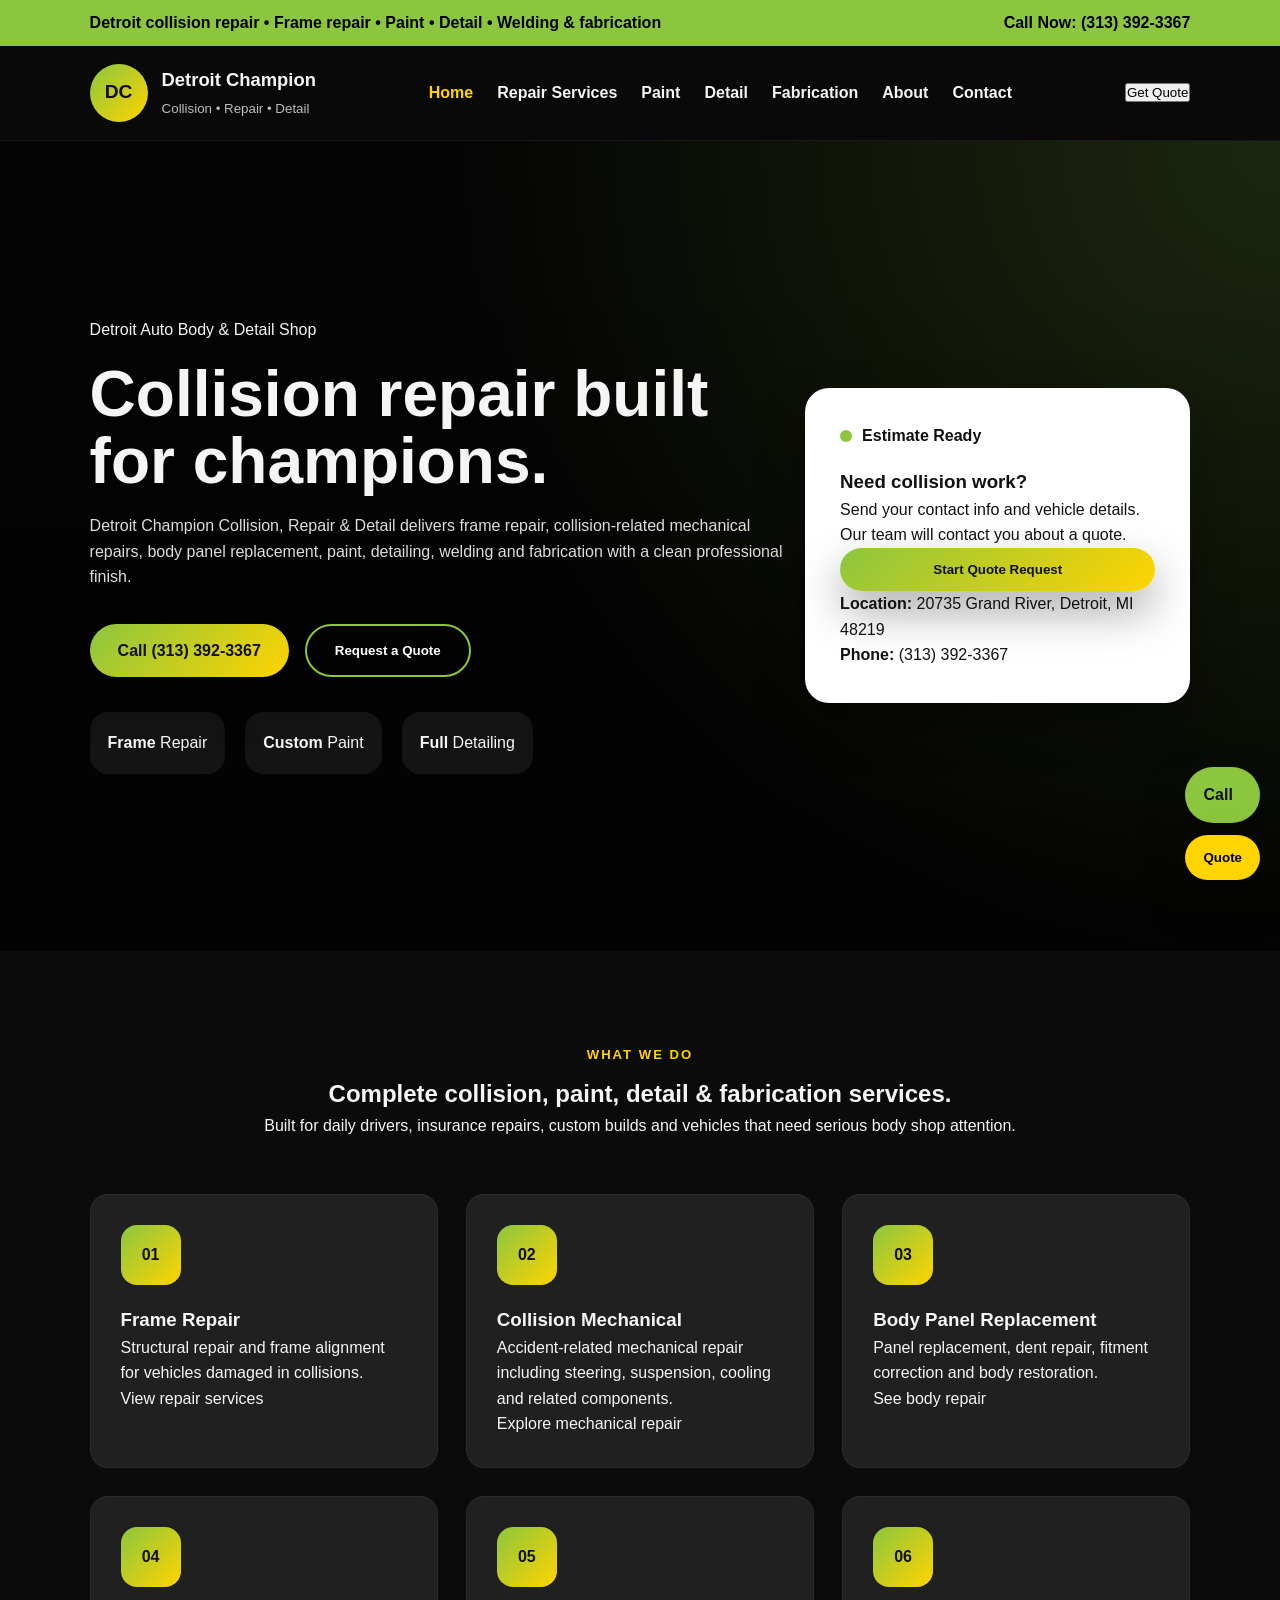
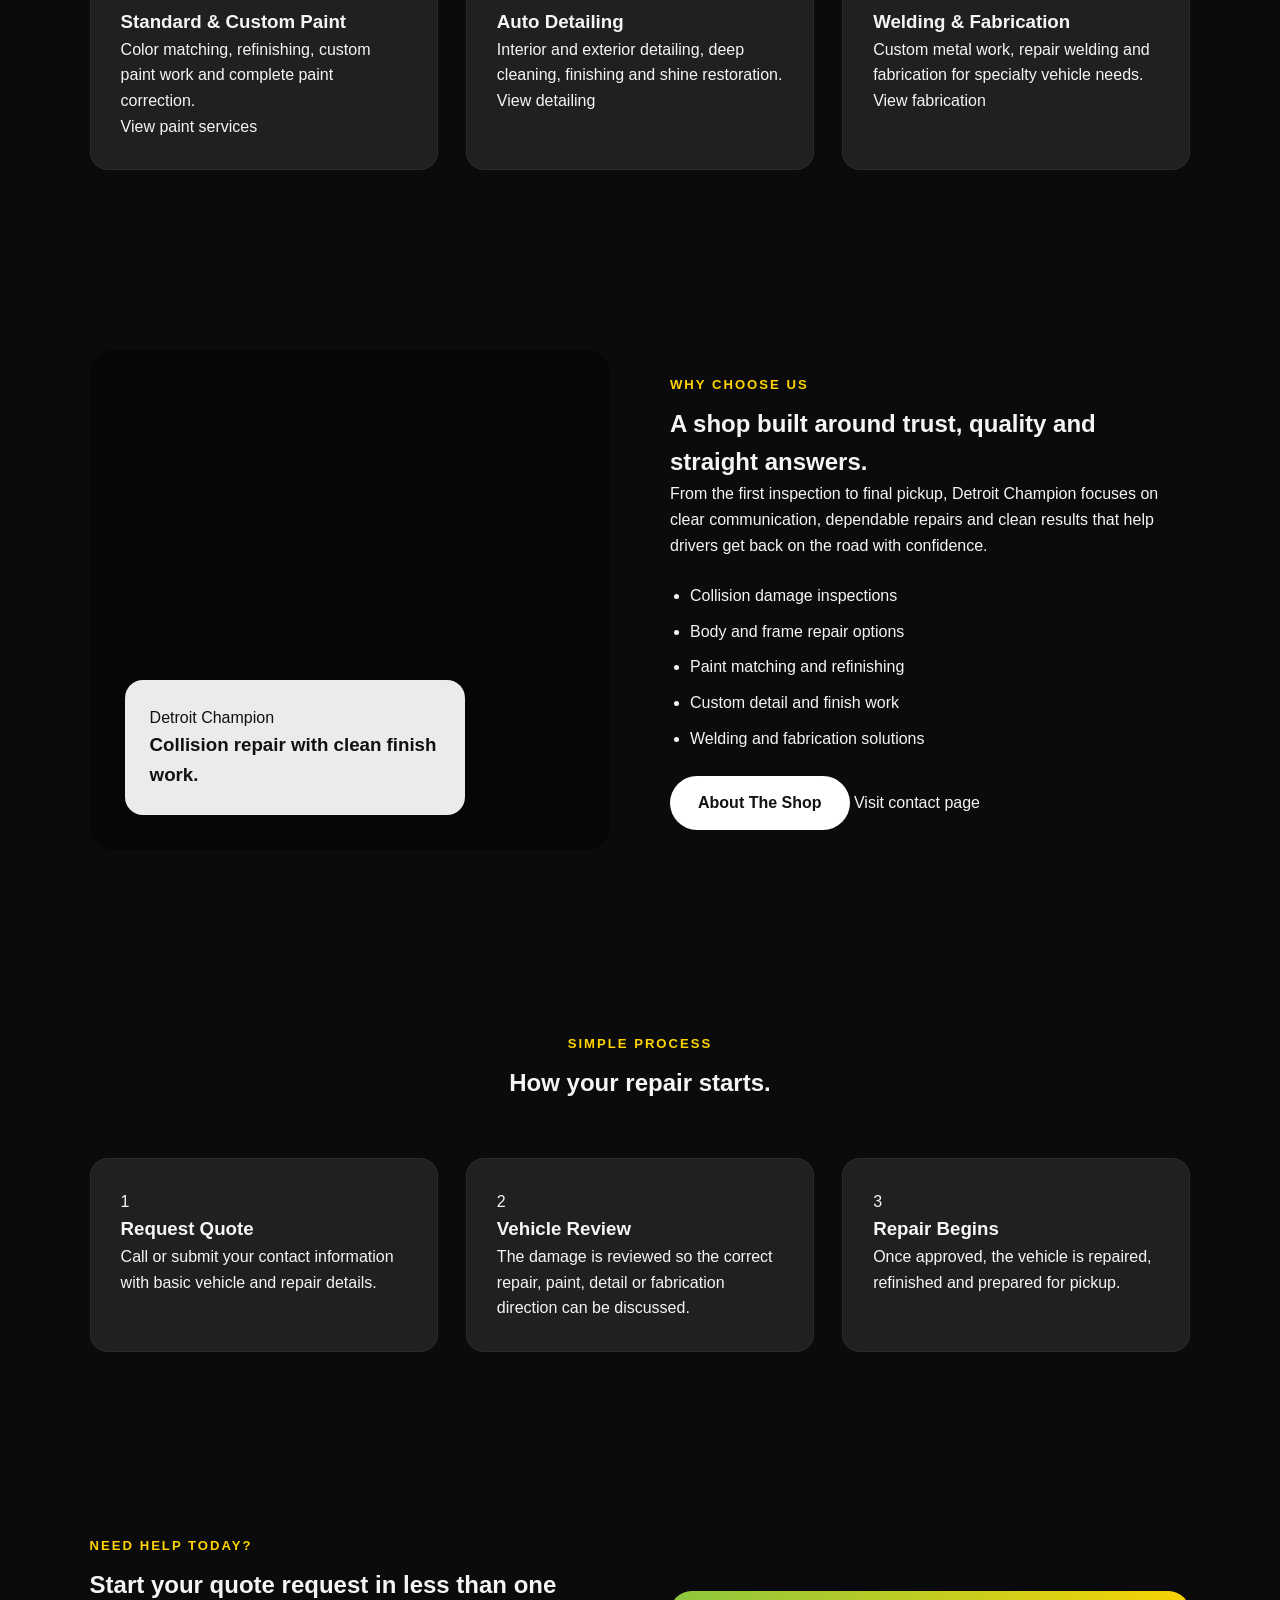
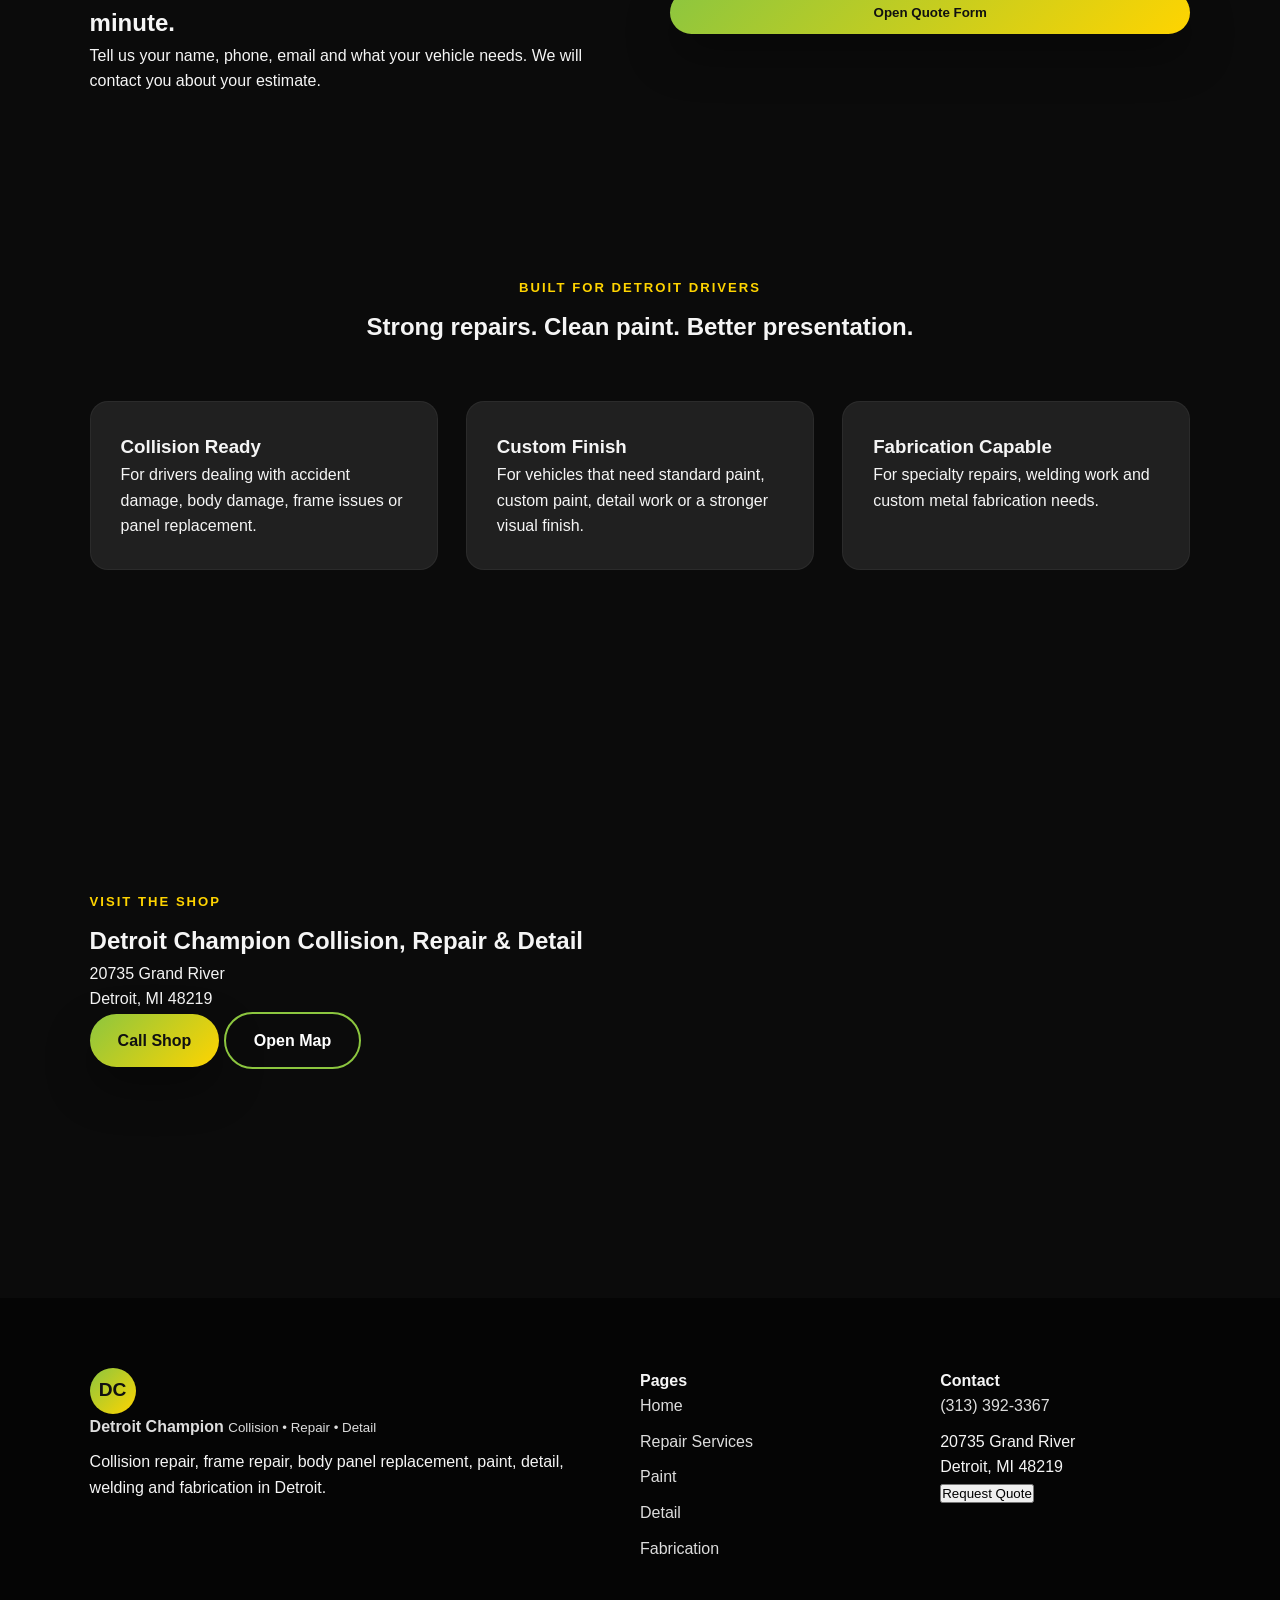
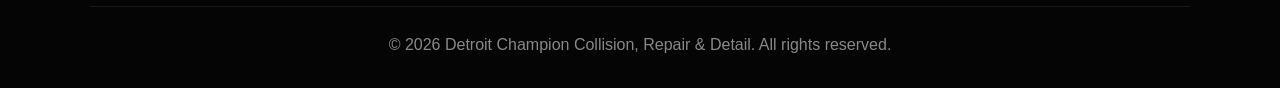
<file: index.html>
<!DOCTYPE html>
<html lang="en">
<head>
  <meta charset="UTF-8" />
  <meta name="viewport" content="width=device-width, initial-scale=1.0" />

  <title>Detroit Champion Collision, Repair & Detail | Detroit Auto Body Shop</title>

  <meta name="description" content="Detroit Champion Collision, Repair & Detail provides collision repair, frame repair, body panel replacement, standard and custom paint, auto detailing, welding and fabrication in Detroit, MI." />

  <meta property="og:title" content="Detroit Champion Collision, Repair & Detail" />
  <meta property="og:description" content="Collision repair, custom paint, detailing, welding and fabrication in Detroit." />
  <meta property="og:type" content="website" />

  <link rel="stylesheet" href="styles.css" />
</head>

<body>

  <!-- TOP NOTICE -->
  <div class="top-strip">
    <p>Detroit collision repair • Frame repair • Paint • Detail • Welding & fabrication</p>
    <a href="tel:3133923367">Call Now: (313) 392-3367</a>
  </div>

  <!-- NAVIGATION -->
  <header class="site-header">
    <nav class="navbar">

      <a href="index.html" class="brand">
        <div class="brand-mark">
          <span>DC</span>
        </div>

        <div class="brand-text">
          <strong>Detroit Champion</strong>
          <small>Collision • Repair • Detail</small>
        </div>
      </a>

      <button class="menu-toggle" id="menuToggle" aria-label="Open navigation">
        <span></span>
        <span></span>
        <span></span>
      </button>

      <ul class="nav-links" id="navLinks">
        <li><a class="active" href="index.html">Home</a></li>
        <li><a href="repair-services.html">Repair Services</a></li>
        <li><a href="paint.html">Paint</a></li>
        <li><a href="detail.html">Detail</a></li>
        <li><a href="fabrication.html">Fabrication</a></li>
        <li><a href="about.html">About</a></li>
        <li><a href="contact.html">Contact</a></li>
      </ul>

      <button class="nav-quote-btn open-quote">Get Quote</button>
    </nav>
  </header>

  <!-- HERO -->
  <main>

    <section class="hero-section">
      <div class="hero-overlay"></div>

      <div class="hero-content">
        <div class="hero-badge">
          <span></span>
          Detroit Auto Body & Detail Shop
        </div>

        <h1>Collision repair built for champions.</h1>

        <p>
          Detroit Champion Collision, Repair & Detail delivers frame repair, collision-related mechanical repairs,
          body panel replacement, paint, detailing, welding and fabrication with a clean professional finish.
        </p>

        <div class="hero-actions">
          <a href="tel:3133923367" class="btn btn-primary">Call (313) 392-3367</a>
          <button class="btn btn-outline open-quote">Request a Quote</button>
        </div>

        <div class="hero-stats">
          <div>
            <strong>Frame</strong>
            <span>Repair</span>
          </div>

          <div>
            <strong>Custom</strong>
            <span>Paint</span>
          </div>

          <div>
            <strong>Full</strong>
            <span>Detailing</span>
          </div>
        </div>
      </div>

      <div class="hero-card">
        <div class="hero-card-header">
          <span class="pulse"></span>
          Estimate Ready
        </div>

        <h3>Need collision work?</h3>
        <p>Send your contact info and vehicle details. Our team will contact you about a quote.</p>

        <button class="btn btn-primary full open-quote">Start Quote Request</button>

        <div class="mini-info">
          <p><strong>Location:</strong> 20735 Grand River, Detroit, MI 48219</p>
          <p><strong>Phone:</strong> (313) 392-3367</p>
        </div>
      </div>
    </section>

    <!-- SERVICES PREVIEW -->
    <section class="section services-preview">
      <div class="section-heading">
        <span class="eyebrow">What We Do</span>
        <h2>Complete collision, paint, detail & fabrication services.</h2>
        <p>
          Built for daily drivers, insurance repairs, custom builds and vehicles that need serious body shop attention.
        </p>
      </div>

      <div class="service-grid">

        <article class="service-card">
          <div class="service-icon">01</div>
          <h3>Frame Repair</h3>
          <p>Structural repair and frame alignment for vehicles damaged in collisions.</p>
          <a href="repair-services.html">View repair services</a>
        </article>

        <article class="service-card">
          <div class="service-icon">02</div>
          <h3>Collision Mechanical</h3>
          <p>Accident-related mechanical repair including steering, suspension, cooling and related components.</p>
          <a href="repair-services.html">Explore mechanical repair</a>
        </article>

        <article class="service-card">
          <div class="service-icon">03</div>
          <h3>Body Panel Replacement</h3>
          <p>Panel replacement, dent repair, fitment correction and body restoration.</p>
          <a href="repair-services.html">See body repair</a>
        </article>

        <article class="service-card">
          <div class="service-icon">04</div>
          <h3>Standard & Custom Paint</h3>
          <p>Color matching, refinishing, custom paint work and complete paint correction.</p>
          <a href="paint.html">View paint services</a>
        </article>

        <article class="service-card">
          <div class="service-icon">05</div>
          <h3>Auto Detailing</h3>
          <p>Interior and exterior detailing, deep cleaning, finishing and shine restoration.</p>
          <a href="detail.html">View detailing</a>
        </article>

        <article class="service-card">
          <div class="service-icon">06</div>
          <h3>Welding & Fabrication</h3>
          <p>Custom metal work, repair welding and fabrication for specialty vehicle needs.</p>
          <a href="fabrication.html">View fabrication</a>
        </article>

      </div>
    </section>

    <!-- SPLIT FEATURE -->
    <section class="split-section">
      <div class="split-image">
        <div class="image-card">
          <span>Detroit Champion</span>
          <h3>Collision repair with clean finish work.</h3>
        </div>
      </div>

      <div class="split-content">
        <span class="eyebrow">Why Choose Us</span>
        <h2>A shop built around trust, quality and straight answers.</h2>

        <p>
          From the first inspection to final pickup, Detroit Champion focuses on clear communication,
          dependable repairs and clean results that help drivers get back on the road with confidence.
        </p>

        <ul class="check-list">
          <li>Collision damage inspections</li>
          <li>Body and frame repair options</li>
          <li>Paint matching and refinishing</li>
          <li>Custom detail and finish work</li>
          <li>Welding and fabrication solutions</li>
        </ul>

        <div class="split-actions">
          <a href="about.html" class="btn btn-dark">About The Shop</a>
          <a href="contact.html" class="text-link">Visit contact page</a>
        </div>
      </div>
    </section>

    <!-- PROCESS -->
    <section class="section process-section">
      <div class="section-heading">
        <span class="eyebrow">Simple Process</span>
        <h2>How your repair starts.</h2>
      </div>

      <div class="process-grid">

        <div class="process-card">
          <span>1</span>
          <h3>Request Quote</h3>
          <p>Call or submit your contact information with basic vehicle and repair details.</p>
        </div>

        <div class="process-card">
          <span>2</span>
          <h3>Vehicle Review</h3>
          <p>The damage is reviewed so the correct repair, paint, detail or fabrication direction can be discussed.</p>
        </div>

        <div class="process-card">
          <span>3</span>
          <h3>Repair Begins</h3>
          <p>Once approved, the vehicle is repaired, refinished and prepared for pickup.</p>
        </div>

      </div>
    </section>

    <!-- PREMIUM CTA -->
    <section class="premium-cta">
      <div>
        <span class="eyebrow">Need Help Today?</span>
        <h2>Start your quote request in less than one minute.</h2>
        <p>
          Tell us your name, phone, email and what your vehicle needs. We will contact you about your estimate.
        </p>
      </div>

      <button class="btn btn-primary open-quote">Open Quote Form</button>
    </section>

    <!-- TESTIMONIALS / TRUST -->
    <section class="section trust-section">
      <div class="section-heading">
        <span class="eyebrow">Built For Detroit Drivers</span>
        <h2>Strong repairs. Clean paint. Better presentation.</h2>
      </div>

      <div class="trust-grid">
        <div class="trust-card">
          <h3>Collision Ready</h3>
          <p>For drivers dealing with accident damage, body damage, frame issues or panel replacement.</p>
        </div>

        <div class="trust-card">
          <h3>Custom Finish</h3>
          <p>For vehicles that need standard paint, custom paint, detail work or a stronger visual finish.</p>
        </div>

        <div class="trust-card">
          <h3>Fabrication Capable</h3>
          <p>For specialty repairs, welding work and custom metal fabrication needs.</p>
        </div>
      </div>
    </section>

    <!-- LOCATION -->
    <section class="location-section">
      <div class="location-content">
        <span class="eyebrow">Visit The Shop</span>
        <h2>Detroit Champion Collision, Repair & Detail</h2>
        <p>20735 Grand River<br>Detroit, MI 48219</p>

        <div class="location-actions">
          <a href="tel:3133923367" class="btn btn-primary">Call Shop</a>
          <a href="https://www.google.com/maps/search/?api=1&query=20735+Grand+River+Detroit+MI+48219" target="_blank" rel="noopener" class="btn btn-outline dark-outline">Open Map</a>
        </div>
      </div>

      <div class="map-card">
        <iframe
          title="Detroit Champion Collision, Repair & Detail Map"
          src="https://www.google.com/maps?q=20735%20Grand%20River%20Detroit%20MI%2048219&output=embed"
          loading="lazy"
          referrerpolicy="no-referrer-when-downgrade">
        </iframe>
      </div>
    </section>

  </main>

  <!-- FOOTER -->
  <footer class="site-footer">
    <div class="footer-grid">

      <div>
        <a href="index.html" class="footer-brand">
          <div class="brand-mark small">
            <span>DC</span>
          </div>

          <div>
            <strong>Detroit Champion</strong>
            <small>Collision • Repair • Detail</small>
          </div>
        </a>

        <p>
          Collision repair, frame repair, body panel replacement, paint, detail, welding and fabrication in Detroit.
        </p>
      </div>

      <div>
        <h4>Pages</h4>
        <a href="index.html">Home</a>
        <a href="repair-services.html">Repair Services</a>
        <a href="paint.html">Paint</a>
        <a href="detail.html">Detail</a>
        <a href="fabrication.html">Fabrication</a>
      </div>

      <div>
        <h4>Contact</h4>
        <a href="tel:3133923367">(313) 392-3367</a>
        <p>20735 Grand River<br>Detroit, MI 48219</p>
        <button class="footer-quote open-quote">Request Quote</button>
      </div>

    </div>

    <div class="footer-bottom">
      <p>© 2026 Detroit Champion Collision, Repair & Detail. All rights reserved.</p>
    </div>
  </footer>

  <!-- FLOATING BUTTONS -->
  <div class="floating-actions">
    <a href="tel:3133923367" class="float-call">Call</a>
    <button class="float-quote open-quote">Quote</button>
  </div>

  <!-- QUOTE MODAL -->
  <div class="quote-modal" id="quoteModal" aria-hidden="true">
    <div class="quote-backdrop" id="quoteBackdrop"></div>

    <div class="quote-box" role="dialog" aria-modal="true" aria-labelledby="quoteTitle">

      <button class="quote-close" id="quoteClose" aria-label="Close quote form">&times;</button>

      <div class="quote-header">
        <span class="eyebrow">Free Quote Request</span>
        <h2 id="quoteTitle">Need repair, paint, detail or fabrication?</h2>
        <p>Send your information and Detroit Champion will contact you about your quote.</p>
      </div>

      <form class="quote-form" id="quoteForm">

        <label>
          Full Name
          <input type="text" name="name" placeholder="Your full name" required />
        </label>

        <label>
          Phone Number
          <input type="tel" name="phone" placeholder="Best phone number" required />
        </label>

        <label>
          Email Address
          <input type="email" name="email" placeholder="Your email address" required />
        </label>

        <label>
          Service Needed
          <select name="service" required>
            <option value="">Select a service</option>
            <option>Frame Repair</option>
            <option>Collision Mechanical Repair</option>
            <option>Body Panel Replacement</option>
            <option>Standard Paint</option>
            <option>Custom Paint</option>
            <option>Auto Detailing</option>
            <option>Welding & Fabrication</option>
            <option>Not Sure Yet</option>
          </select>
        </label>

        <label>
          Vehicle / Request Details
          <textarea name="message" placeholder="Tell us what happened or what you need done"></textarea>
        </label>

        <button type="submit" class="btn btn-primary full">Submit Quote Request</button>

        <p class="form-note">
          This form is ready for front-end mockup use. To receive submissions, connect it to Netlify Forms,
          Formspree, EmailJS or your CRM.
        </p>

      </form>

      <div class="quote-success" id="quoteSuccess">
        <h3>Request received.</h3>
        <p>Thank you. The team will contact you about your quote.</p>
      </div>

    </div>
  </div>

  <script src="script.js"></script>
</body>
</html>
</file>
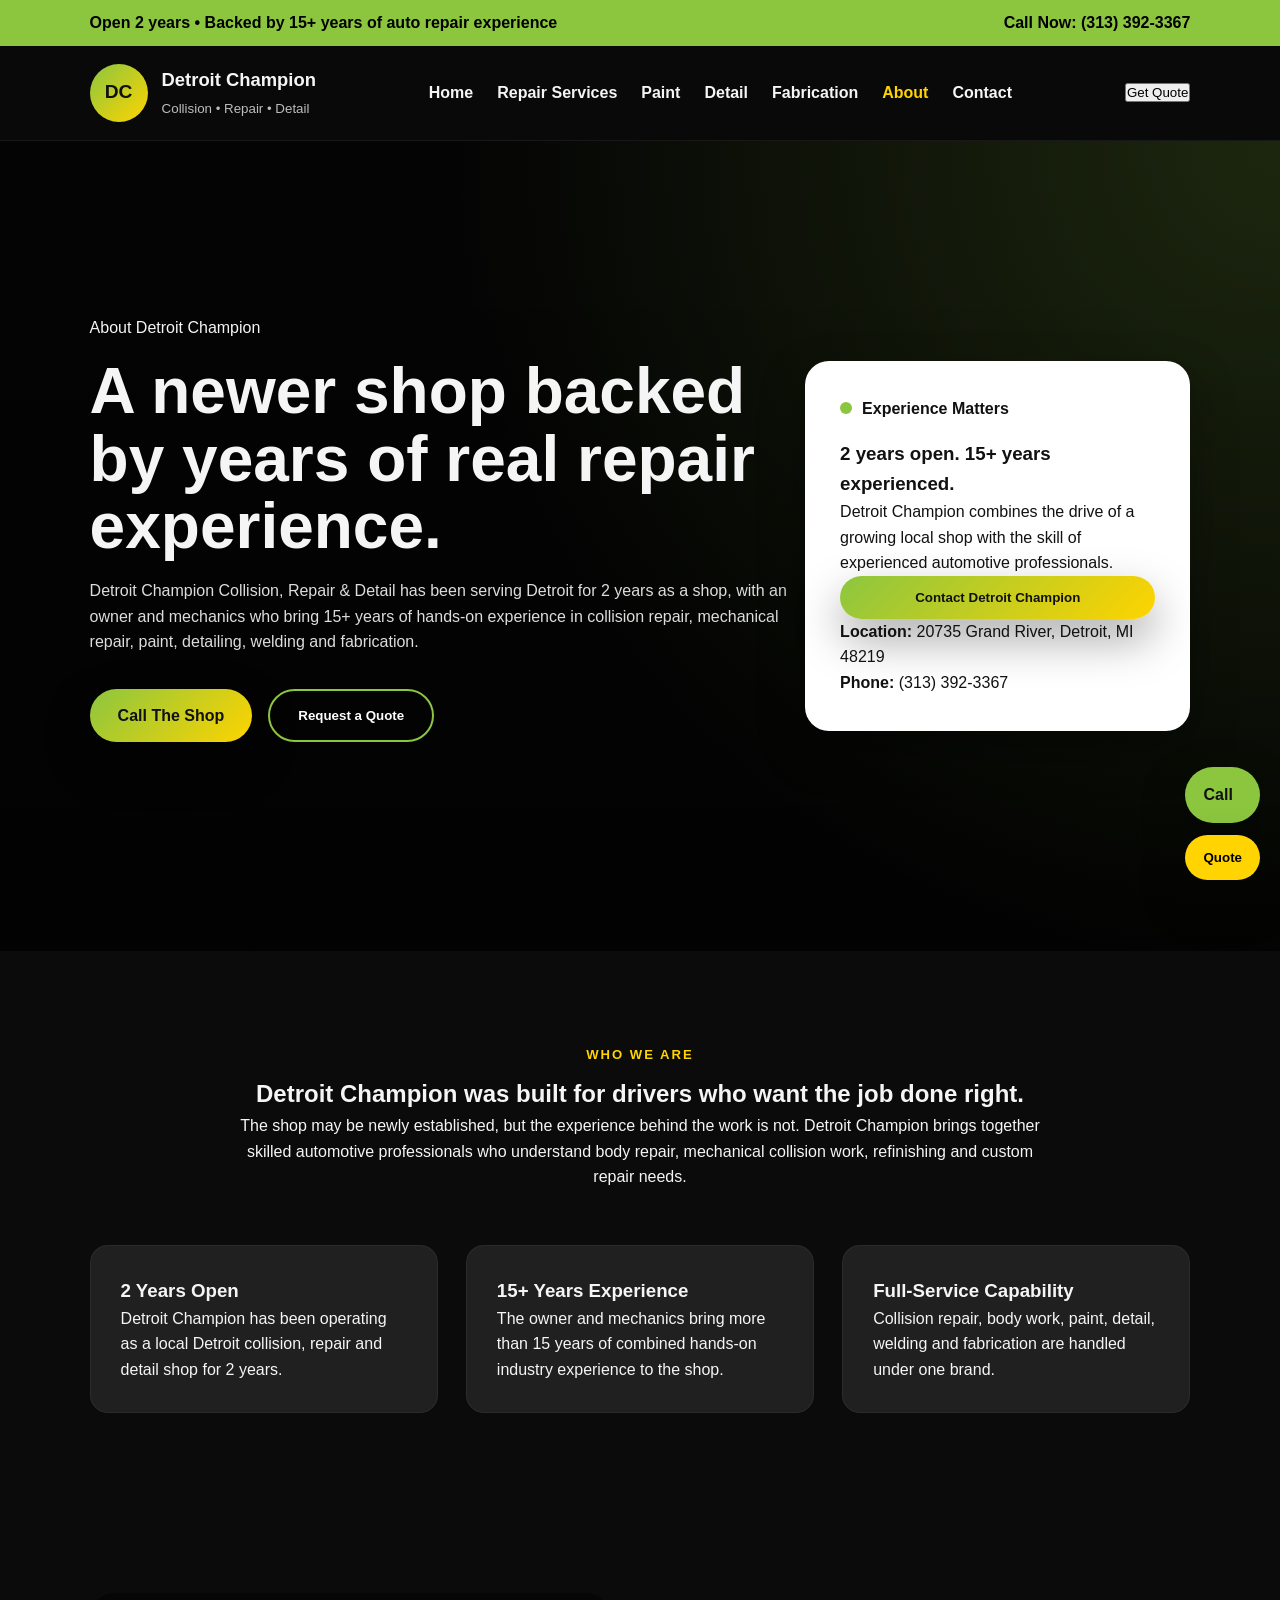
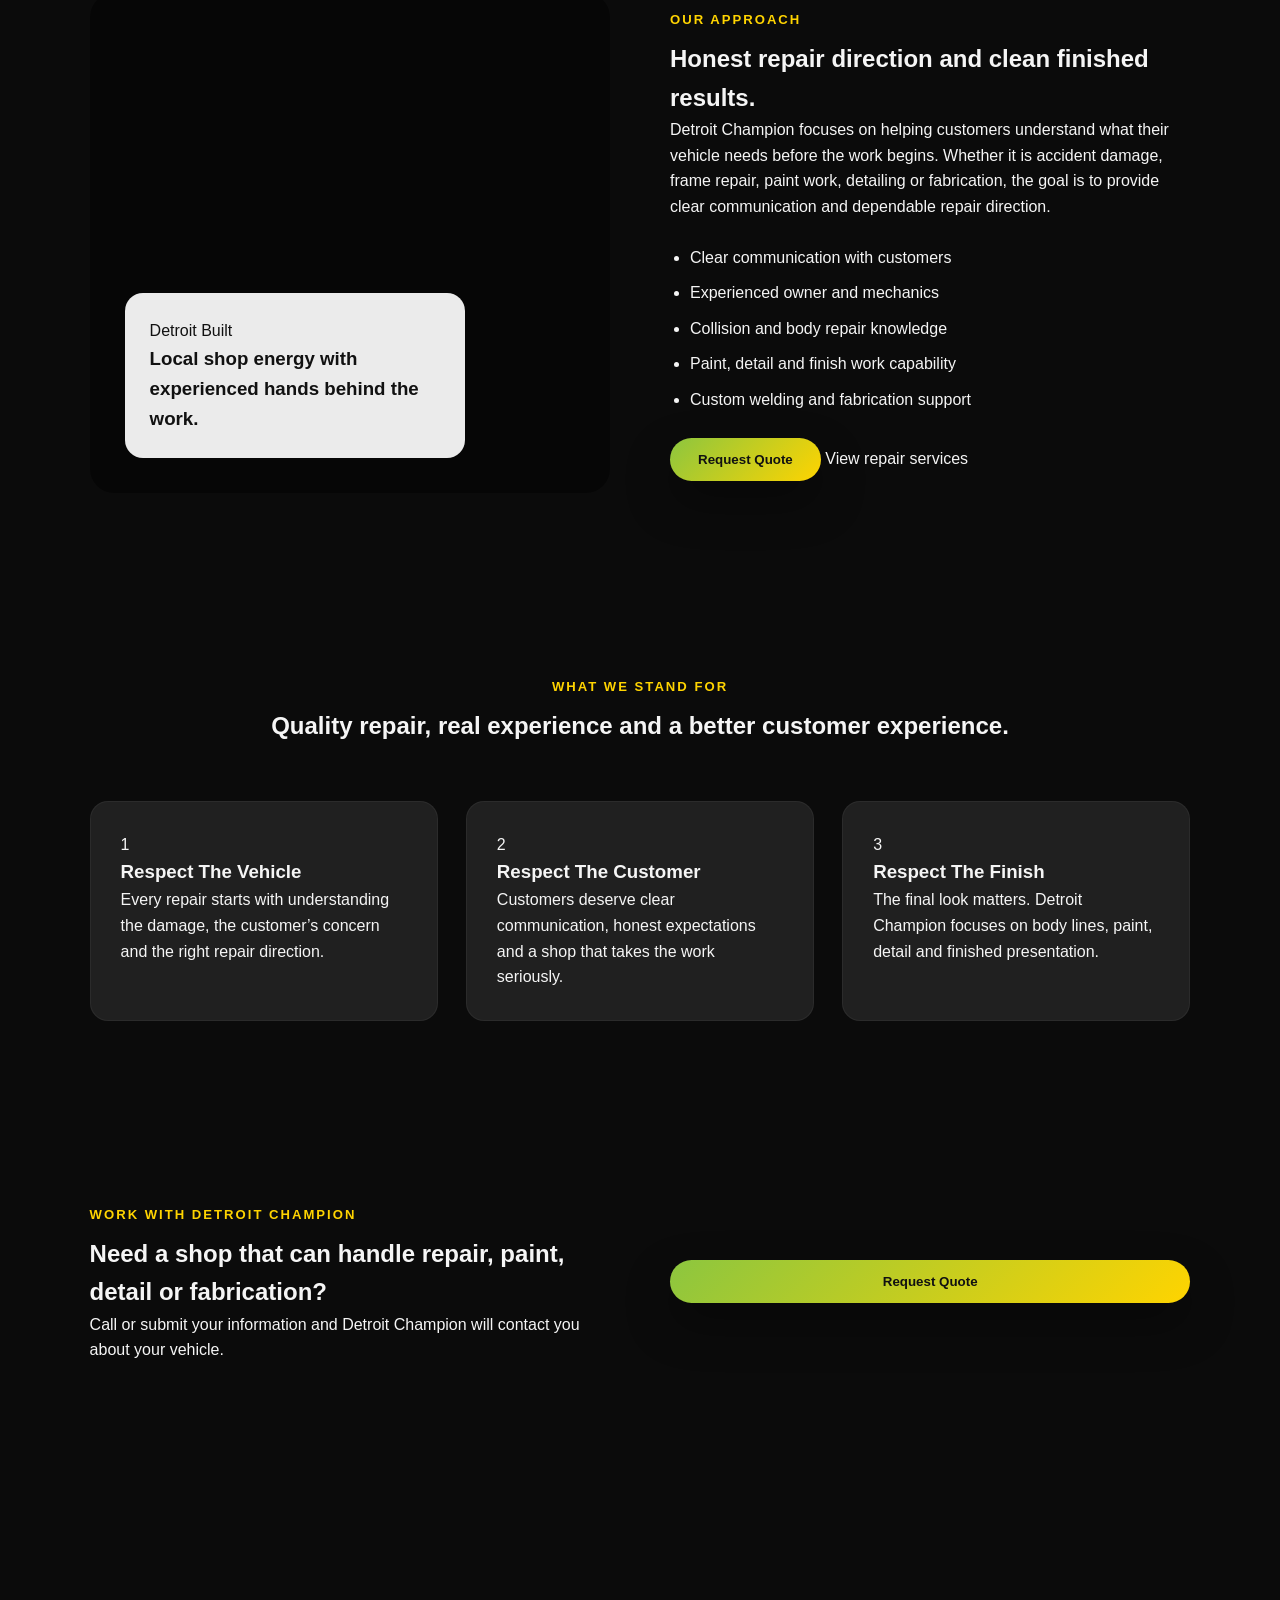
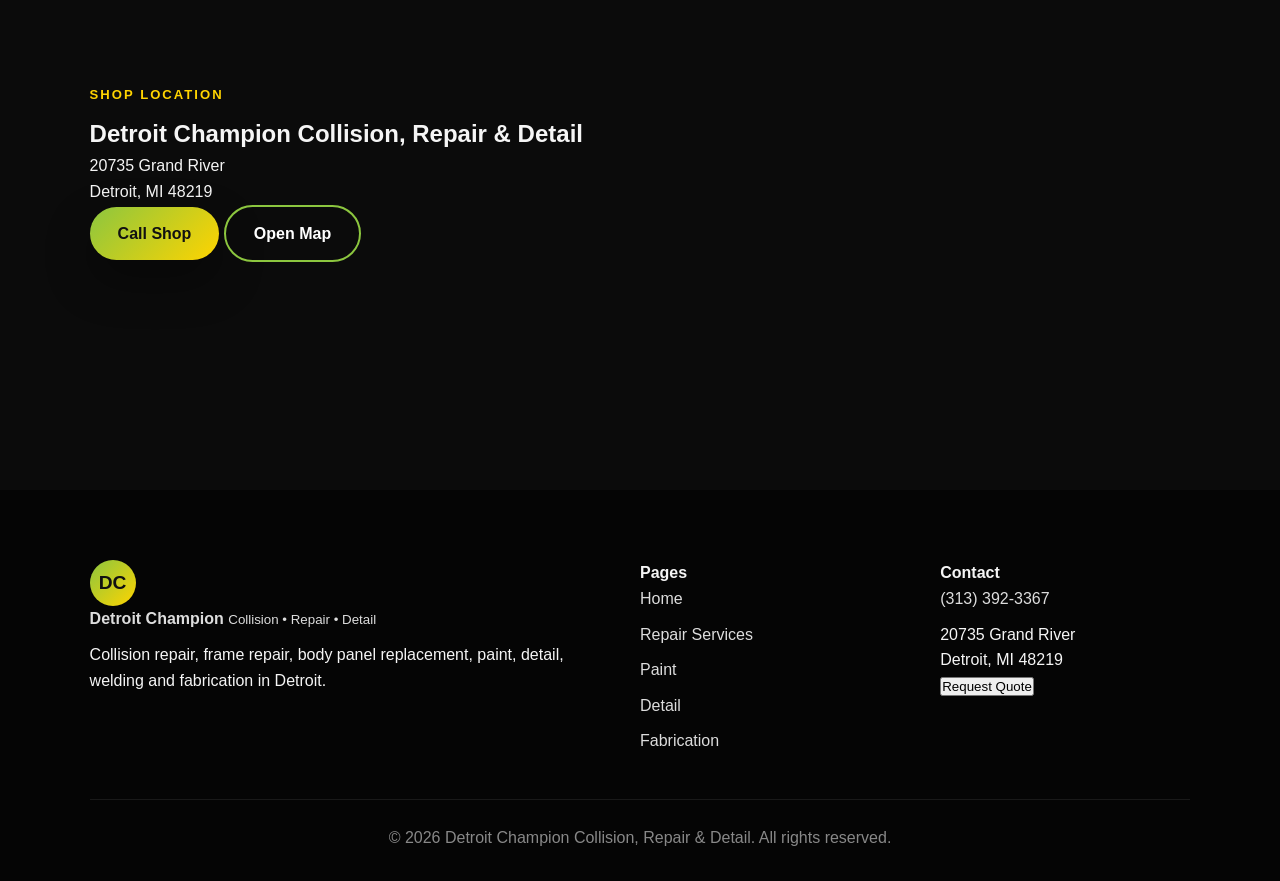
<file: about.html>
<!DOCTYPE html>
<html lang="en">
<head>
  <meta charset="UTF-8" />
  <meta name="viewport" content="width=device-width, initial-scale=1.0" />

  <title>About | Detroit Champion Collision, Repair & Detail</title>

  <meta name="description" content="Learn about Detroit Champion Collision, Repair & Detail, a Detroit auto body shop open for 2 years and backed by 15+ years of owner and mechanic experience." />

  <link rel="stylesheet" href="styles.css" />
</head>

<body>

  <div class="top-strip">
    <p>Open 2 years • Backed by 15+ years of auto repair experience</p>
    <a href="tel:3133923367">Call Now: (313) 392-3367</a>
  </div>

  <header class="site-header">
    <nav class="navbar">

      <a href="index.html" class="brand">
        <div class="brand-mark">
          <span>DC</span>
        </div>

        <div class="brand-text">
          <strong>Detroit Champion</strong>
          <small>Collision • Repair • Detail</small>
        </div>
      </a>

      <button class="menu-toggle" id="menuToggle" aria-label="Open navigation">
        <span></span>
        <span></span>
        <span></span>
      </button>

      <ul class="nav-links" id="navLinks">
        <li><a href="index.html">Home</a></li>
        <li><a href="repair-services.html">Repair Services</a></li>
        <li><a href="paint.html">Paint</a></li>
        <li><a href="detail.html">Detail</a></li>
        <li><a href="fabrication.html">Fabrication</a></li>
        <li><a class="active" href="about.html">About</a></li>
        <li><a href="contact.html">Contact</a></li>
      </ul>

      <button class="nav-quote-btn open-quote">Get Quote</button>
    </nav>
  </header>

  <main>

    <section class="hero-section page-hero about-hero">
      <div class="hero-overlay"></div>

      <div class="hero-content">
        <div class="hero-badge">
          <span></span>
          About Detroit Champion
        </div>

        <h1>A newer shop backed by years of real repair experience.</h1>

        <p>
          Detroit Champion Collision, Repair & Detail has been serving Detroit for 2 years as a shop,
          with an owner and mechanics who bring 15+ years of hands-on experience in collision repair,
          mechanical repair, paint, detailing, welding and fabrication.
        </p>

        <div class="hero-actions">
          <a href="tel:3133923367" class="btn btn-primary">Call The Shop</a>
          <button class="btn btn-outline open-quote">Request a Quote</button>
        </div>
      </div>

      <div class="hero-card">
        <div class="hero-card-header">
          <span class="pulse"></span>
          Experience Matters
        </div>

        <h3>2 years open. 15+ years experienced.</h3>
        <p>
          Detroit Champion combines the drive of a growing local shop with the skill of experienced automotive professionals.
        </p>

        <button class="btn btn-primary full open-quote">Contact Detroit Champion</button>

        <div class="mini-info">
          <p><strong>Location:</strong> 20735 Grand River, Detroit, MI 48219</p>
          <p><strong>Phone:</strong> (313) 392-3367</p>
        </div>
      </div>
    </section>

    <section class="section services-preview">
      <div class="section-heading">
        <span class="eyebrow">Who We Are</span>
        <h2>Detroit Champion was built for drivers who want the job done right.</h2>
        <p>
          The shop may be newly established, but the experience behind the work is not.
          Detroit Champion brings together skilled automotive professionals who understand body repair,
          mechanical collision work, refinishing and custom repair needs.
        </p>
      </div>

      <div class="trust-grid">

        <div class="trust-card">
          <h3>2 Years Open</h3>
          <p>
            Detroit Champion has been operating as a local Detroit collision, repair and detail shop for 2 years.
          </p>
        </div>

        <div class="trust-card">
          <h3>15+ Years Experience</h3>
          <p>
            The owner and mechanics bring more than 15 years of combined hands-on industry experience to the shop.
          </p>
        </div>

        <div class="trust-card">
          <h3>Full-Service Capability</h3>
          <p>
            Collision repair, body work, paint, detail, welding and fabrication are handled under one brand.
          </p>
        </div>

      </div>
    </section>

    <section class="split-section">
      <div class="split-image">
        <div class="image-card">
          <span>Detroit Built</span>
          <h3>Local shop energy with experienced hands behind the work.</h3>
        </div>
      </div>

      <div class="split-content">
        <span class="eyebrow">Our Approach</span>
        <h2>Honest repair direction and clean finished results.</h2>

        <p>
          Detroit Champion focuses on helping customers understand what their vehicle needs before the work begins.
          Whether it is accident damage, frame repair, paint work, detailing or fabrication, the goal is to provide
          clear communication and dependable repair direction.
        </p>

        <ul class="check-list">
          <li>Clear communication with customers</li>
          <li>Experienced owner and mechanics</li>
          <li>Collision and body repair knowledge</li>
          <li>Paint, detail and finish work capability</li>
          <li>Custom welding and fabrication support</li>
        </ul>

        <div class="split-actions">
          <button class="btn btn-primary open-quote">Request Quote</button>
          <a href="repair-services.html" class="text-link">View repair services</a>
        </div>
      </div>
    </section>

    <section class="section process-section">
      <div class="section-heading">
        <span class="eyebrow">What We Stand For</span>
        <h2>Quality repair, real experience and a better customer experience.</h2>
      </div>

      <div class="process-grid">

        <div class="process-card">
          <span>1</span>
          <h3>Respect The Vehicle</h3>
          <p>
            Every repair starts with understanding the damage, the customer’s concern and the right repair direction.
          </p>
        </div>

        <div class="process-card">
          <span>2</span>
          <h3>Respect The Customer</h3>
          <p>
            Customers deserve clear communication, honest expectations and a shop that takes the work seriously.
          </p>
        </div>

        <div class="process-card">
          <span>3</span>
          <h3>Respect The Finish</h3>
          <p>
            The final look matters. Detroit Champion focuses on body lines, paint, detail and finished presentation.
          </p>
        </div>

      </div>
    </section>

    <section class="premium-cta">
      <div>
        <span class="eyebrow">Work With Detroit Champion</span>
        <h2>Need a shop that can handle repair, paint, detail or fabrication?</h2>
        <p>
          Call or submit your information and Detroit Champion will contact you about your vehicle.
        </p>
      </div>

      <button class="btn btn-primary open-quote">Request Quote</button>
    </section>

    <section class="location-section">
      <div class="location-content">
        <span class="eyebrow">Shop Location</span>
        <h2>Detroit Champion Collision, Repair & Detail</h2>
        <p>20735 Grand River<br>Detroit, MI 48219</p>

        <div class="location-actions">
          <a href="tel:3133923367" class="btn btn-primary">Call Shop</a>
          <a href="https://www.google.com/maps/search/?api=1&query=20735+Grand+River+Detroit+MI+48219" target="_blank" rel="noopener" class="btn btn-outline dark-outline">Open Map</a>
        </div>
      </div>

      <div class="map-card">
        <iframe
          title="Detroit Champion Collision, Repair & Detail Map"
          src="https://www.google.com/maps?q=20735%20Grand%20River%20Detroit%20MI%2048219&output=embed"
          loading="lazy"
          referrerpolicy="no-referrer-when-downgrade">
        </iframe>
      </div>
    </section>

  </main>

  <footer class="site-footer">
    <div class="footer-grid">

      <div>
        <a href="index.html" class="footer-brand">
          <div class="brand-mark small">
            <span>DC</span>
          </div>

          <div>
            <strong>Detroit Champion</strong>
            <small>Collision • Repair • Detail</small>
          </div>
        </a>

        <p>
          Collision repair, frame repair, body panel replacement, paint, detail, welding and fabrication in Detroit.
        </p>
      </div>

      <div>
        <h4>Pages</h4>
        <a href="index.html">Home</a>
        <a href="repair-services.html">Repair Services</a>
        <a href="paint.html">Paint</a>
        <a href="detail.html">Detail</a>
        <a href="fabrication.html">Fabrication</a>
      </div>

      <div>
        <h4>Contact</h4>
        <a href="tel:3133923367">(313) 392-3367</a>
        <p>20735 Grand River<br>Detroit, MI 48219</p>
        <button class="footer-quote open-quote">Request Quote</button>
      </div>

    </div>

    <div class="footer-bottom">
      <p>© 2026 Detroit Champion Collision, Repair & Detail. All rights reserved.</p>
    </div>
  </footer>

  <div class="floating-actions">
    <a href="tel:3133923367" class="float-call">Call</a>
    <button class="float-quote open-quote">Quote</button>
  </div>

  <div class="quote-modal" id="quoteModal" aria-hidden="true">
    <div class="quote-backdrop" id="quoteBackdrop"></div>

    <div class="quote-box" role="dialog" aria-modal="true" aria-labelledby="quoteTitle">

      <button class="quote-close" id="quoteClose" aria-label="Close quote form">&times;</button>

      <div class="quote-header">
        <span class="eyebrow">Free Quote Request</span>
        <h2 id="quoteTitle">Need repair, paint, detail or fabrication?</h2>
        <p>Send your information and Detroit Champion will contact you about your quote.</p>
      </div>

      <form class="quote-form" id="quoteForm">

        <label>
          Full Name
          <input type="text" name="name" placeholder="Your full name" required />
        </label>

        <label>
          Phone Number
          <input type="tel" name="phone" placeholder="Best phone number" required />
        </label>

        <label>
          Email Address
          <input type="email" name="email" placeholder="Your email address" required />
        </label>

        <label>
          Service Needed
          <select name="service" required>
            <option value="">Select a service</option>
            <option>Frame Repair</option>
            <option>Collision Mechanical Repair</option>
            <option>Body Panel Replacement</option>
            <option>Standard Paint</option>
            <option>Custom Paint</option>
            <option>Auto Detailing</option>
            <option>Welding & Fabrication</option>
            <option>Not Sure Yet</option>
          </select>
        </label>

        <label>
          Vehicle / Request Details
          <textarea name="message" placeholder="Tell us what happened or what you need done"></textarea>
        </label>

        <button type="submit" class="btn btn-primary full">Submit Quote Request</button>

        <p class="form-note">
          This form is ready for front-end mockup use. To receive submissions, connect it to Netlify Forms,
          Formspree, EmailJS or your CRM.
        </p>

      </form>

      <div class="quote-success" id="quoteSuccess">
        <h3>Request received.</h3>
        <p>Thank you. The team will contact you about your quote.</p>
      </div>

    </div>
  </div>

  <script src="script.js"></script>
</body>
</html>
</file>
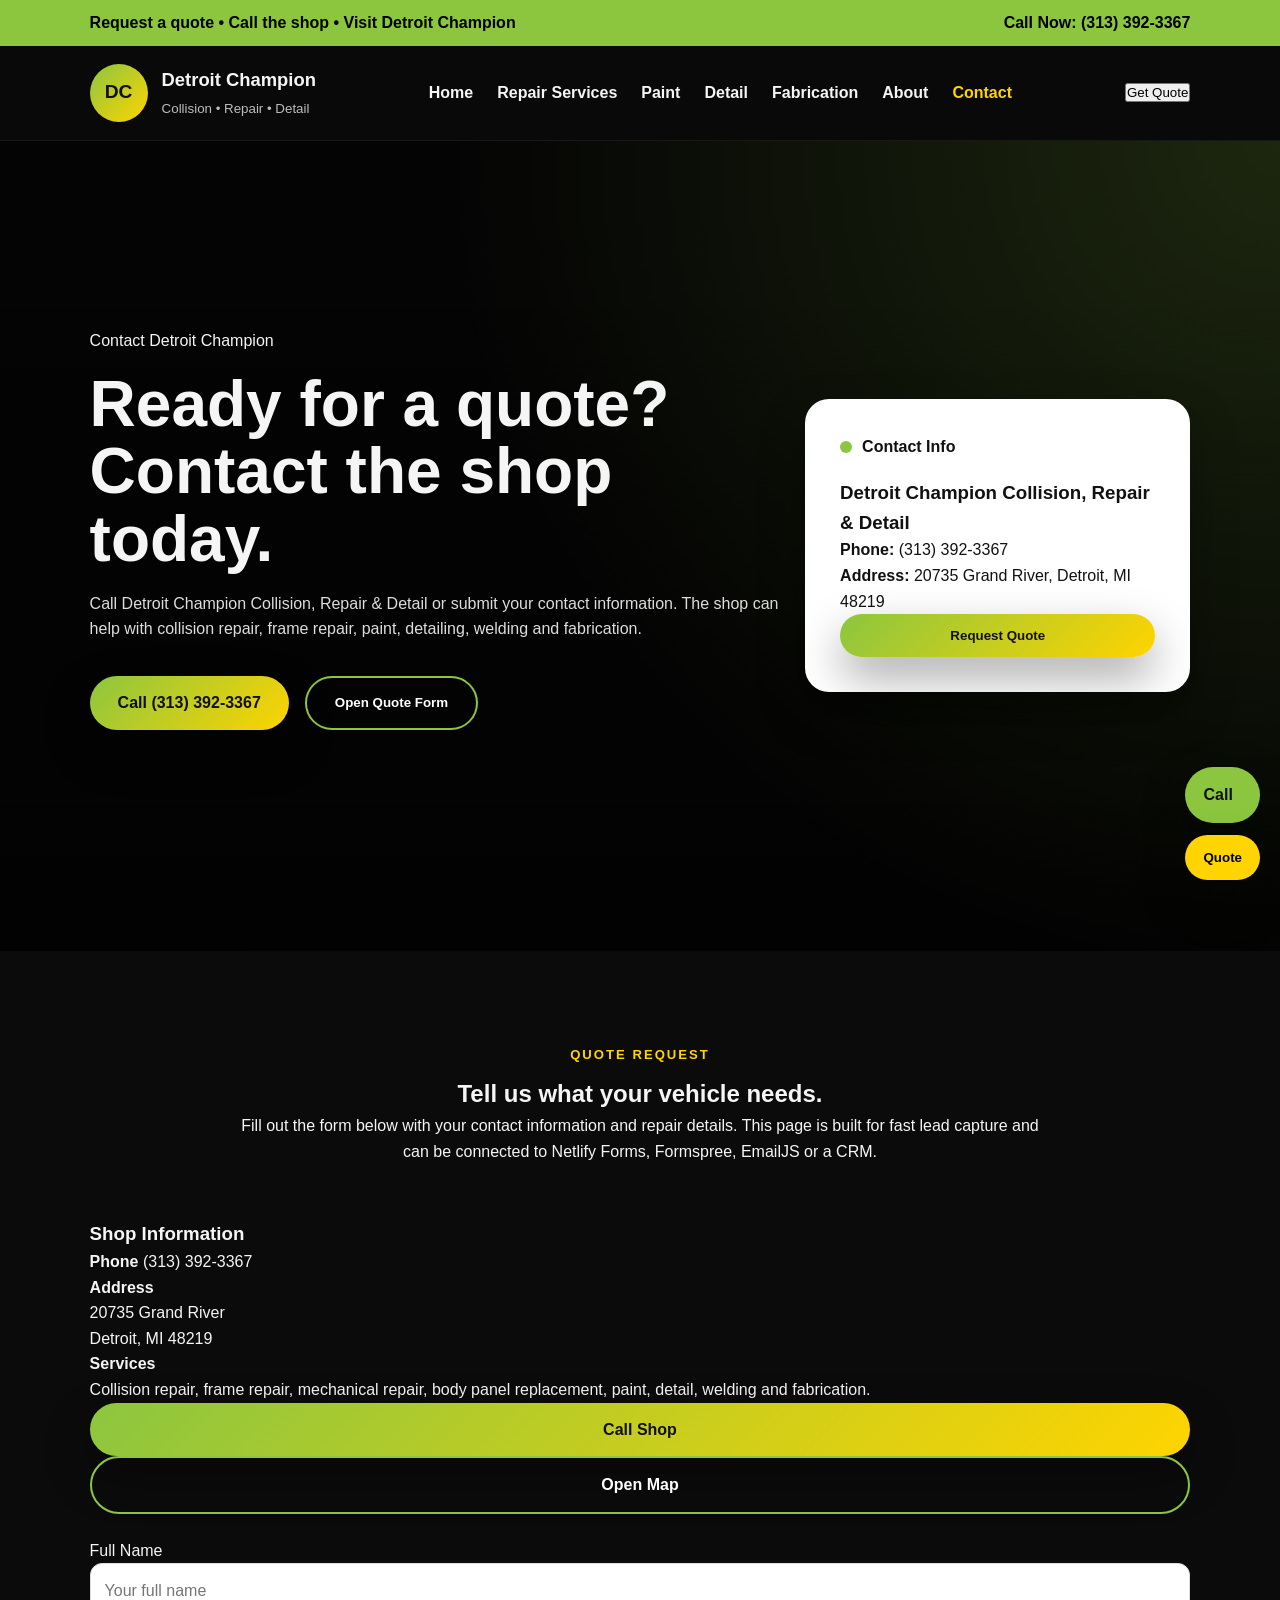
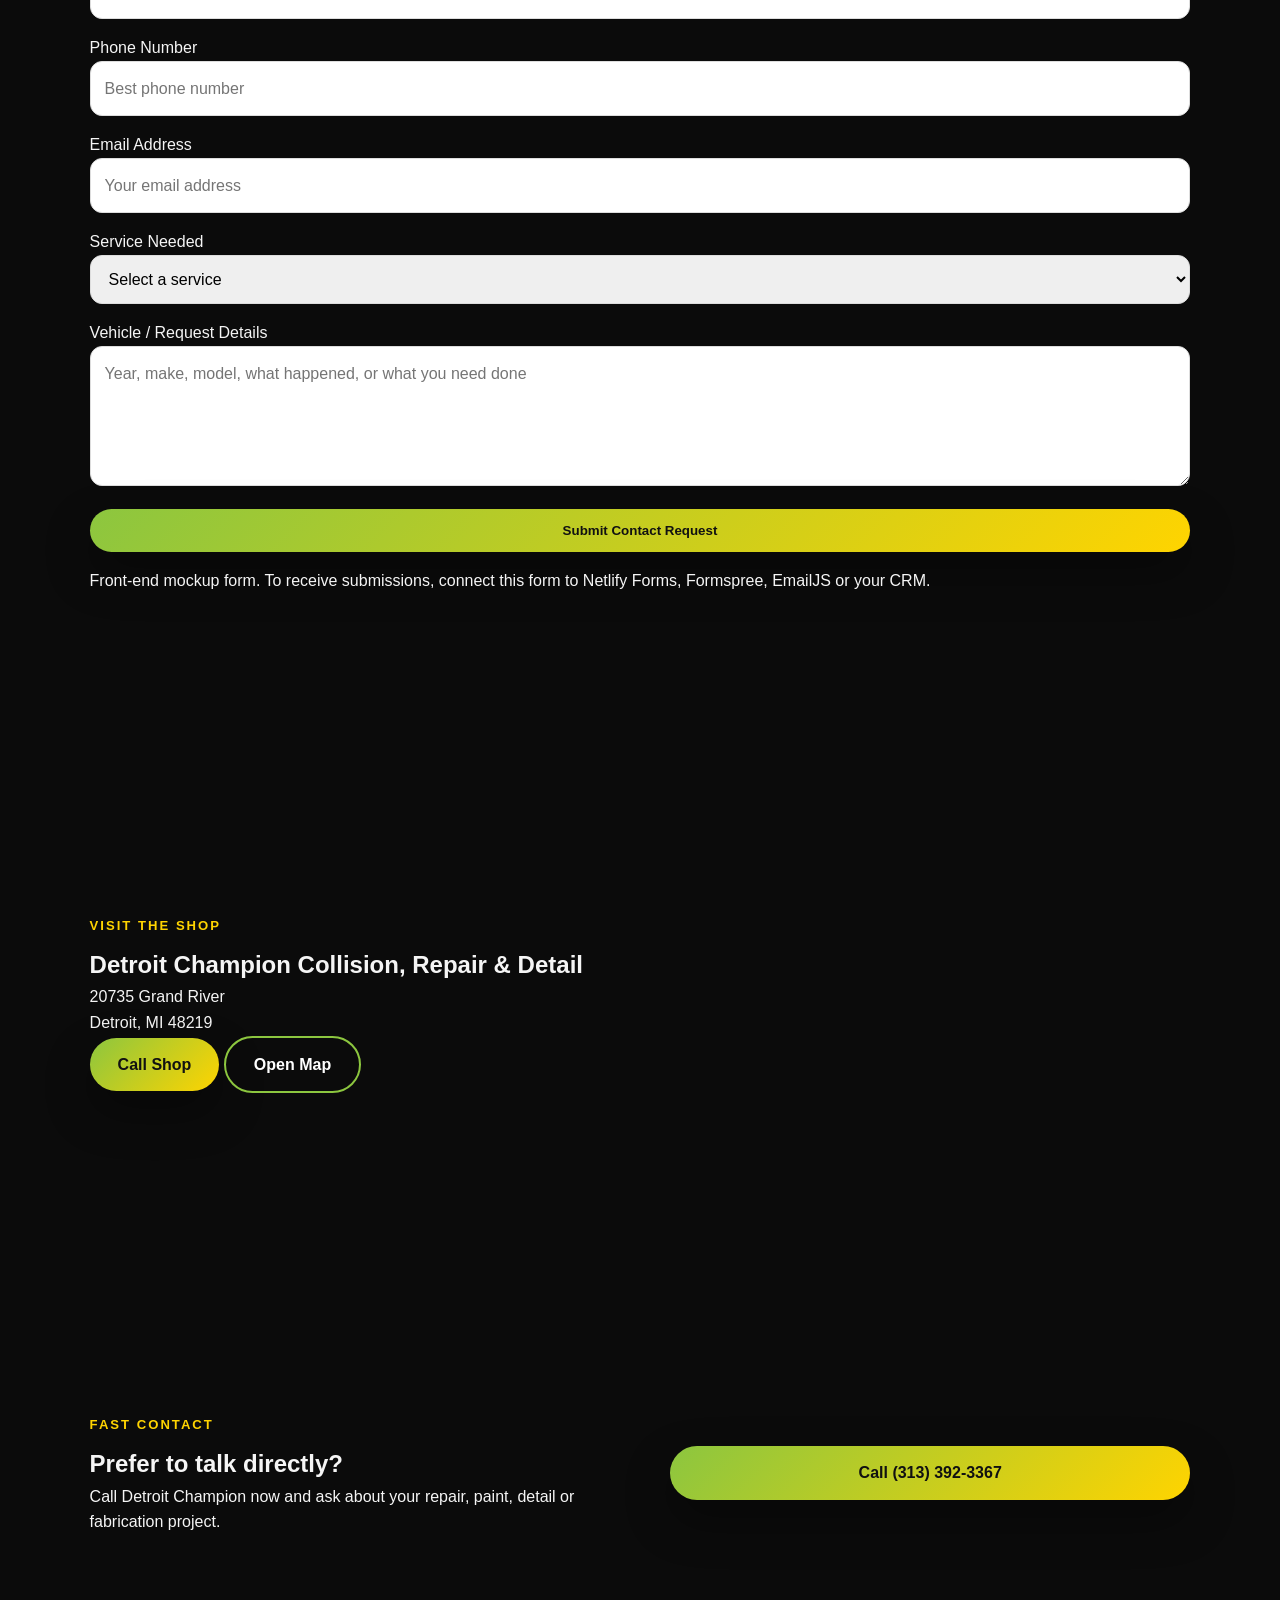
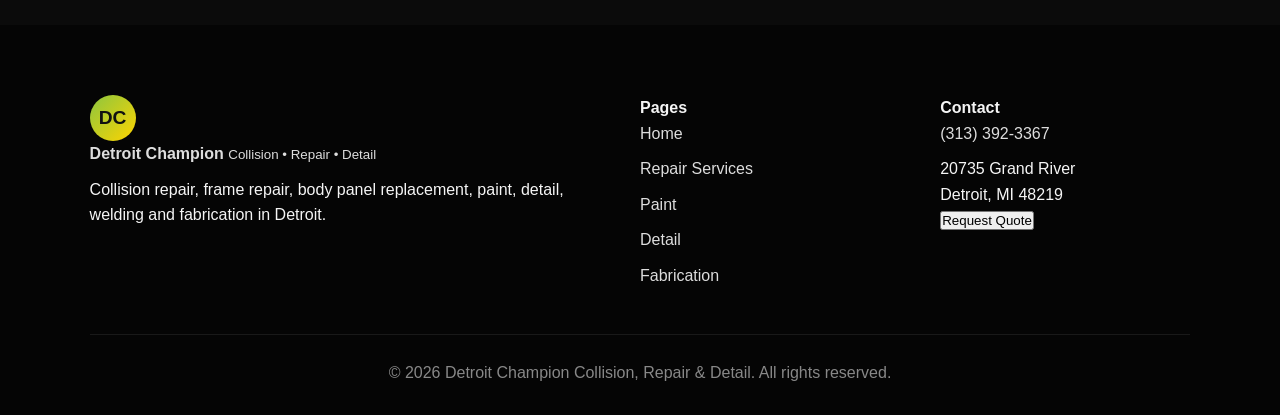
<file: contact.html>
<!DOCTYPE html>
<html lang="en">
<head>
  <meta charset="UTF-8" />
  <meta name="viewport" content="width=device-width, initial-scale=1.0" />

  <title>Contact | Detroit Champion Collision, Repair & Detail</title>

  <meta name="description" content="Contact Detroit Champion Collision, Repair & Detail in Detroit, MI for collision repair, paint, detailing, welding and fabrication quotes." />

  <link rel="stylesheet" href="styles.css" />
</head>

<body>

  <div class="top-strip">
    <p>Request a quote • Call the shop • Visit Detroit Champion</p>
    <a href="tel:3133923367">Call Now: (313) 392-3367</a>
  </div>

  <header class="site-header">
    <nav class="navbar">

      <a href="index.html" class="brand">
        <div class="brand-mark">
          <span>DC</span>
        </div>

        <div class="brand-text">
          <strong>Detroit Champion</strong>
          <small>Collision • Repair • Detail</small>
        </div>
      </a>

      <button class="menu-toggle" id="menuToggle" aria-label="Open navigation">
        <span></span>
        <span></span>
        <span></span>
      </button>

      <ul class="nav-links" id="navLinks">
        <li><a href="index.html">Home</a></li>
        <li><a href="repair-services.html">Repair Services</a></li>
        <li><a href="paint.html">Paint</a></li>
        <li><a href="detail.html">Detail</a></li>
        <li><a href="fabrication.html">Fabrication</a></li>
        <li><a href="about.html">About</a></li>
        <li><a class="active" href="contact.html">Contact</a></li>
      </ul>

      <button class="nav-quote-btn open-quote">Get Quote</button>
    </nav>
  </header>

  <main>

    <section class="hero-section page-hero contact-hero">
      <div class="hero-overlay"></div>

      <div class="hero-content">
        <div class="hero-badge">
          <span></span>
          Contact Detroit Champion
        </div>

        <h1>Ready for a quote? Contact the shop today.</h1>

        <p>
          Call Detroit Champion Collision, Repair & Detail or submit your contact information.
          The shop can help with collision repair, frame repair, paint, detailing, welding and fabrication.
        </p>

        <div class="hero-actions">
          <a href="tel:3133923367" class="btn btn-primary">Call (313) 392-3367</a>
          <button class="btn btn-outline open-quote">Open Quote Form</button>
        </div>
      </div>

      <div class="hero-card">
        <div class="hero-card-header">
          <span class="pulse"></span>
          Contact Info
        </div>

        <h3>Detroit Champion Collision, Repair & Detail</h3>

        <div class="mini-info">
          <p><strong>Phone:</strong> <a href="tel:3133923367">(313) 392-3367</a></p>
          <p><strong>Address:</strong> 20735 Grand River, Detroit, MI 48219</p>
        </div>

        <button class="btn btn-primary full open-quote">Request Quote</button>
      </div>
    </section>

    <section class="section contact-main">
      <div class="section-heading">
        <span class="eyebrow">Quote Request</span>
        <h2>Tell us what your vehicle needs.</h2>
        <p>
          Fill out the form below with your contact information and repair details.
          This page is built for fast lead capture and can be connected to Netlify Forms, Formspree, EmailJS or a CRM.
        </p>
      </div>

      <div class="contact-layout">

        <div class="contact-panel">
          <h3>Shop Information</h3>

          <div class="contact-info-card">
            <strong>Phone</strong>
            <a href="tel:3133923367">(313) 392-3367</a>
          </div>

          <div class="contact-info-card">
            <strong>Address</strong>
            <p>20735 Grand River<br>Detroit, MI 48219</p>
          </div>

          <div class="contact-info-card">
            <strong>Services</strong>
            <p>Collision repair, frame repair, mechanical repair, body panel replacement, paint, detail, welding and fabrication.</p>
          </div>

          <div class="contact-actions">
            <a href="tel:3133923367" class="btn btn-primary full">Call Shop</a>
            <a href="https://www.google.com/maps/search/?api=1&query=20735+Grand+River+Detroit+MI+48219" target="_blank" rel="noopener" class="btn btn-outline full">Open Map</a>
          </div>
        </div>

        <div class="contact-form-card">

          <form class="quote-form contact-page-form" id="contactForm">

            <label>
              Full Name
              <input type="text" name="name" placeholder="Your full name" required />
            </label>

            <label>
              Phone Number
              <input type="tel" name="phone" placeholder="Best phone number" required />
            </label>

            <label>
              Email Address
              <input type="email" name="email" placeholder="Your email address" required />
            </label>

            <label>
              Service Needed
              <select name="service" required>
                <option value="">Select a service</option>
                <option>Frame Repair</option>
                <option>Collision Mechanical Repair</option>
                <option>Body Panel Replacement</option>
                <option>Standard Paint</option>
                <option>Custom Paint</option>
                <option>Auto Detailing</option>
                <option>Welding & Fabrication</option>
                <option>Not Sure Yet</option>
              </select>
            </label>

            <label>
              Vehicle / Request Details
              <textarea name="message" placeholder="Year, make, model, what happened, or what you need done"></textarea>
            </label>

            <button type="submit" class="btn btn-primary full">Submit Contact Request</button>

            <p class="form-note">
              Front-end mockup form. To receive submissions, connect this form to Netlify Forms,
              Formspree, EmailJS or your CRM.
            </p>

          </form>

          <div class="quote-success" id="contactSuccess">
            <h3>Contact request received.</h3>
            <p>Thank you. Detroit Champion will contact you about your vehicle.</p>
          </div>

        </div>

      </div>
    </section>

    <section class="location-section">
      <div class="location-content">
        <span class="eyebrow">Visit The Shop</span>
        <h2>Detroit Champion Collision, Repair & Detail</h2>
        <p>20735 Grand River<br>Detroit, MI 48219</p>

        <div class="location-actions">
          <a href="tel:3133923367" class="btn btn-primary">Call Shop</a>
          <a href="https://www.google.com/maps/search/?api=1&query=20735+Grand+River+Detroit+MI+48219" target="_blank" rel="noopener" class="btn btn-outline dark-outline">Open Map</a>
        </div>
      </div>

      <div class="map-card">
        <iframe
          title="Detroit Champion Collision, Repair & Detail Map"
          src="https://www.google.com/maps?q=20735%20Grand%20River%20Detroit%20MI%2048219&output=embed"
          loading="lazy"
          referrerpolicy="no-referrer-when-downgrade">
        </iframe>
      </div>
    </section>

    <section class="premium-cta">
      <div>
        <span class="eyebrow">Fast Contact</span>
        <h2>Prefer to talk directly?</h2>
        <p>
          Call Detroit Champion now and ask about your repair, paint, detail or fabrication project.
        </p>
      </div>

      <a href="tel:3133923367" class="btn btn-primary">Call (313) 392-3367</a>
    </section>

  </main>

  <footer class="site-footer">
    <div class="footer-grid">

      <div>
        <a href="index.html" class="footer-brand">
          <div class="brand-mark small">
            <span>DC</span>
          </div>

          <div>
            <strong>Detroit Champion</strong>
            <small>Collision • Repair • Detail</small>
          </div>
        </a>

        <p>
          Collision repair, frame repair, body panel replacement, paint, detail, welding and fabrication in Detroit.
        </p>
      </div>

      <div>
        <h4>Pages</h4>
        <a href="index.html">Home</a>
        <a href="repair-services.html">Repair Services</a>
        <a href="paint.html">Paint</a>
        <a href="detail.html">Detail</a>
        <a href="fabrication.html">Fabrication</a>
      </div>

      <div>
        <h4>Contact</h4>
        <a href="tel:3133923367">(313) 392-3367</a>
        <p>20735 Grand River<br>Detroit, MI 48219</p>
        <button class="footer-quote open-quote">Request Quote</button>
      </div>

    </div>

    <div class="footer-bottom">
      <p>© 2026 Detroit Champion Collision, Repair & Detail. All rights reserved.</p>
    </div>
  </footer>

  <div class="floating-actions">
    <a href="tel:3133923367" class="float-call">Call</a>
    <button class="float-quote open-quote">Quote</button>
  </div>

  <div class="quote-modal" id="quoteModal" aria-hidden="true">
    <div class="quote-backdrop" id="quoteBackdrop"></div>

    <div class="quote-box" role="dialog" aria-modal="true" aria-labelledby="quoteTitle">

      <button class="quote-close" id="quoteClose" aria-label="Close quote form">&times;</button>

      <div class="quote-header">
        <span class="eyebrow">Free Quote Request</span>
        <h2 id="quoteTitle">Need repair, paint, detail or fabrication?</h2>
        <p>Send your information and Detroit Champion will contact you about your quote.</p>
      </div>

      <form class="quote-form" id="quoteForm">

        <label>
          Full Name
          <input type="text" name="name" placeholder="Your full name" required />
        </label>

        <label>
          Phone Number
          <input type="tel" name="phone" placeholder="Best phone number" required />
        </label>

        <label>
          Email Address
          <input type="email" name="email" placeholder="Your email address" required />
        </label>

        <label>
          Service Needed
          <select name="service" required>
            <option value="">Select a service</option>
            <option>Frame Repair</option>
            <option>Collision Mechanical Repair</option>
            <option>Body Panel Replacement</option>
            <option>Standard Paint</option>
            <option>Custom Paint</option>
            <option>Auto Detailing</option>
            <option>Welding & Fabrication</option>
            <option>Not Sure Yet</option>
          </select>
        </label>

        <label>
          Vehicle / Request Details
          <textarea name="message" placeholder="Tell us what happened or what you need done"></textarea>
        </label>

        <button type="submit" class="btn btn-primary full">Submit Quote Request</button>

        <p class="form-note">
          This form is ready for front-end mockup use. To receive submissions, connect it to Netlify Forms,
          Formspree, EmailJS or your CRM.
        </p>

      </form>

      <div class="quote-success" id="quoteSuccess">
        <h3>Request received.</h3>
        <p>Thank you. The team will contact you about your quote.</p>
      </div>

    </div>
  </div>

  <script src="script.js"></script>
</body>
</html>
</file>
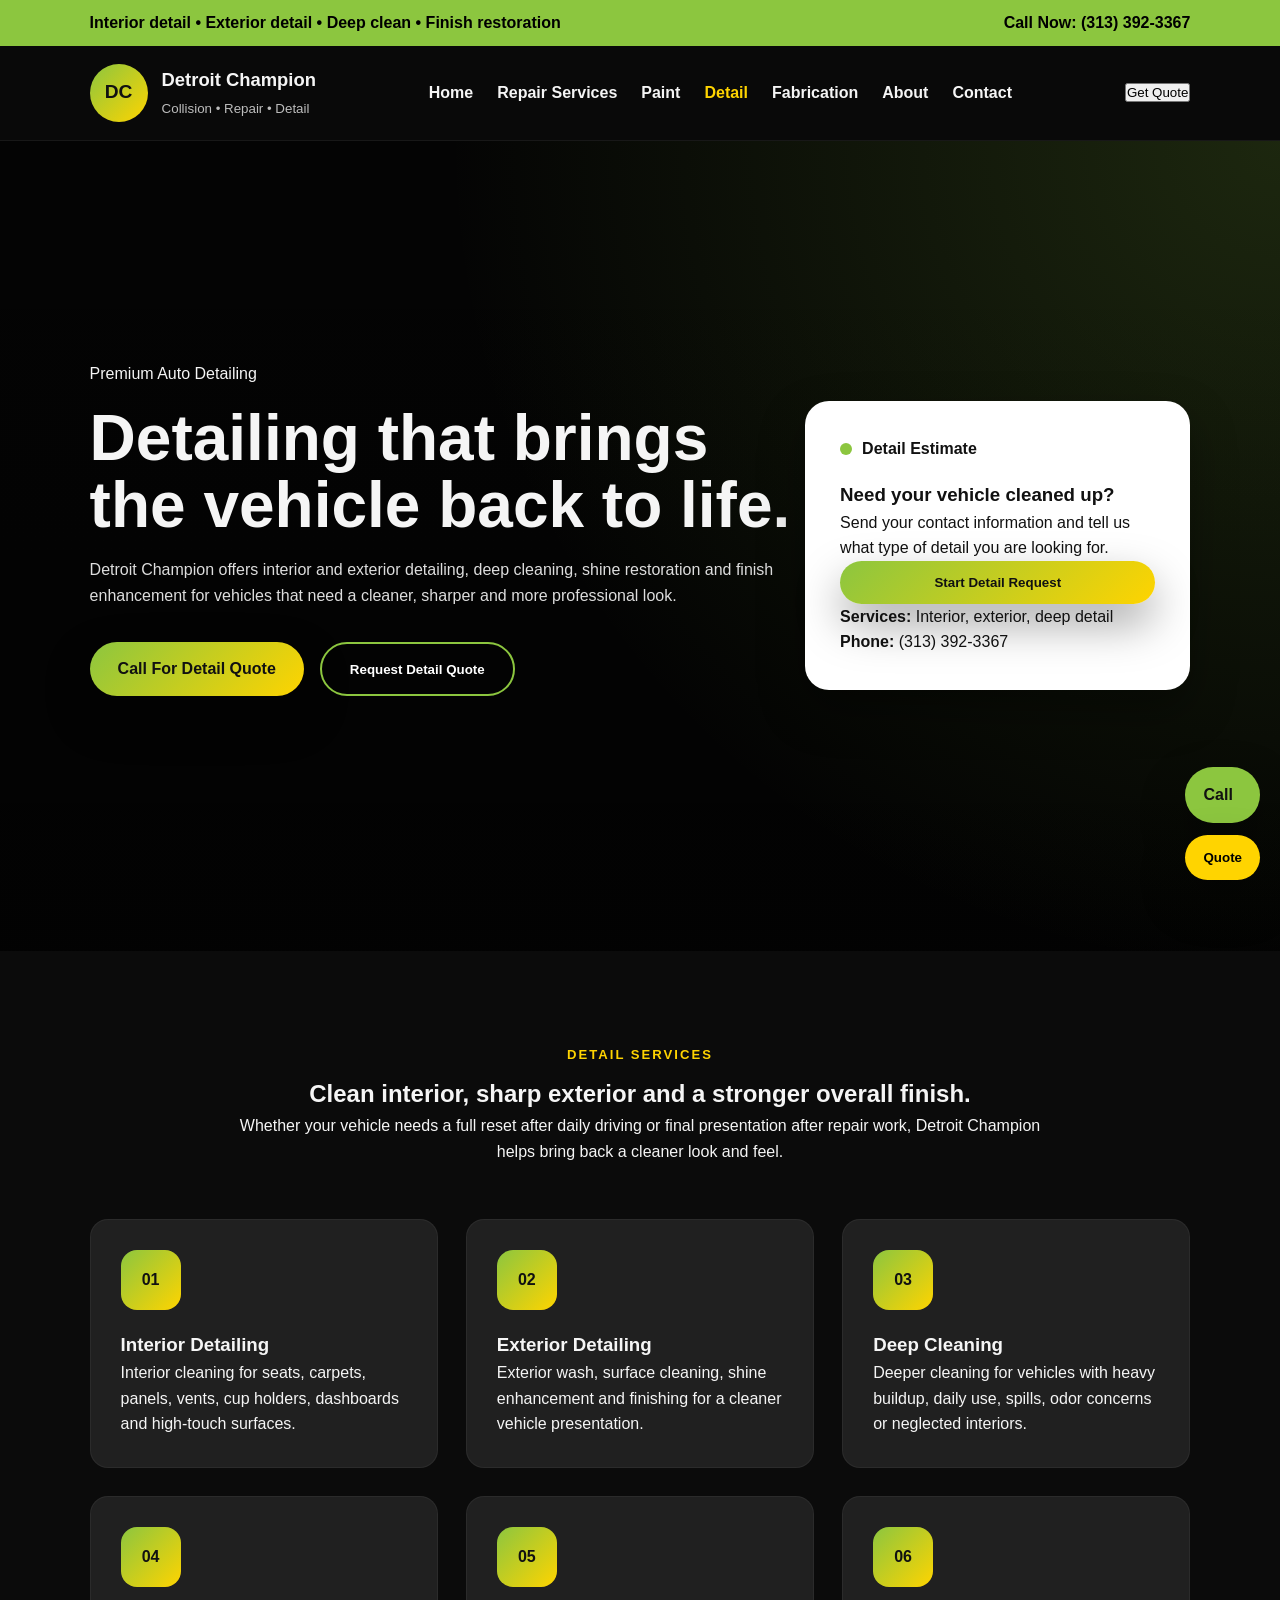
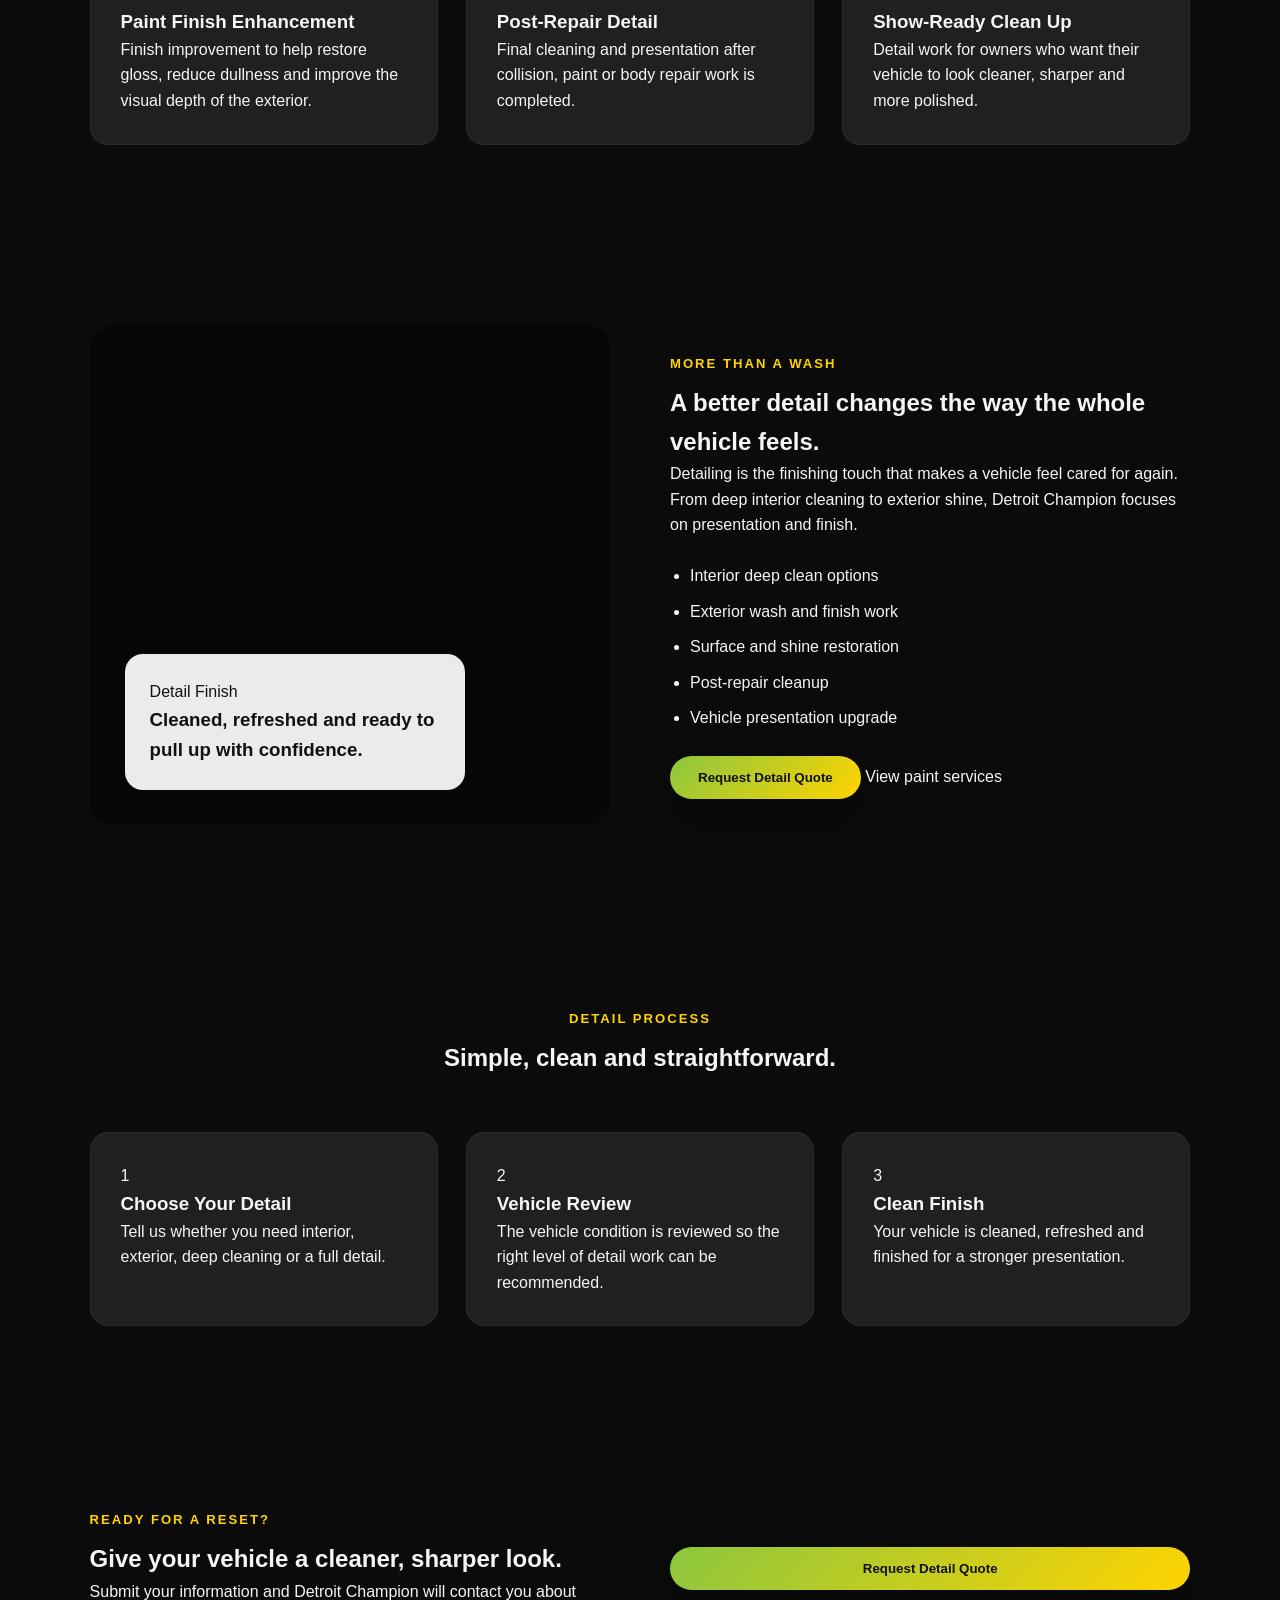
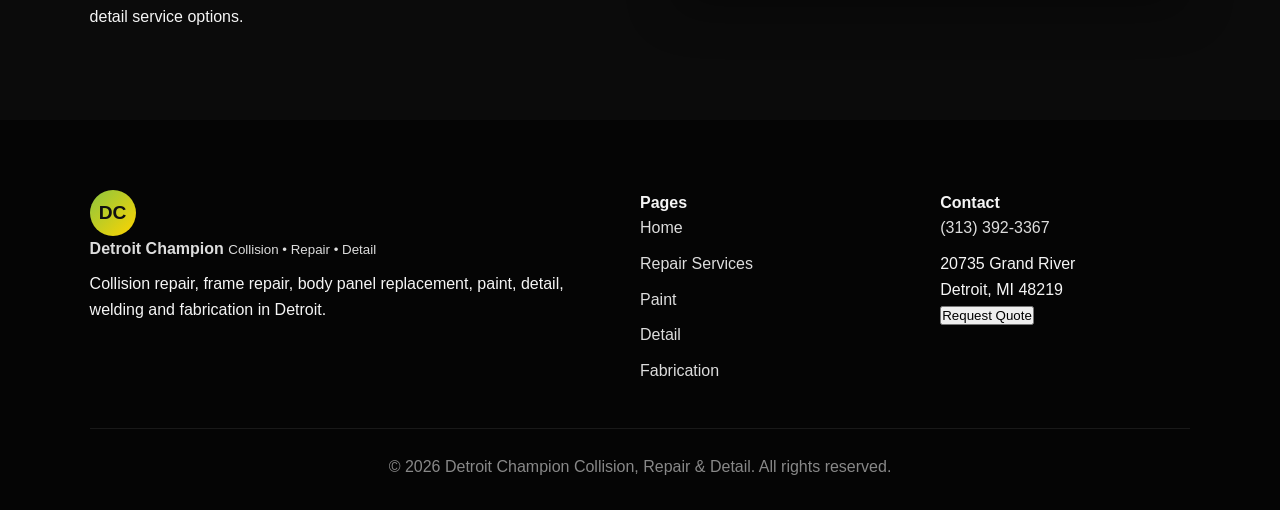
<file: detail.html>
<!DOCTYPE html>
<html lang="en">
<head>
  <meta charset="UTF-8" />
  <meta name="viewport" content="width=device-width, initial-scale=1.0" />

  <title>Detail Services | Detroit Champion Collision, Repair & Detail</title>

  <meta name="description" content="Auto detailing, interior detailing, exterior detailing, deep cleaning, shine restoration and finish enhancement services in Detroit, MI." />

  <link rel="stylesheet" href="styles.css" />
</head>

<body>

  <div class="top-strip">
    <p>Interior detail • Exterior detail • Deep clean • Finish restoration</p>
    <a href="tel:3133923367">Call Now: (313) 392-3367</a>
  </div>

  <header class="site-header">
    <nav class="navbar">

      <a href="index.html" class="brand">
        <div class="brand-mark">
          <span>DC</span>
        </div>

        <div class="brand-text">
          <strong>Detroit Champion</strong>
          <small>Collision • Repair • Detail</small>
        </div>
      </a>

      <button class="menu-toggle" id="menuToggle" aria-label="Open navigation">
        <span></span>
        <span></span>
        <span></span>
      </button>

      <ul class="nav-links" id="navLinks">
        <li><a href="index.html">Home</a></li>
        <li><a href="repair-services.html">Repair Services</a></li>
        <li><a href="paint.html">Paint</a></li>
        <li><a class="active" href="detail.html">Detail</a></li>
        <li><a href="fabrication.html">Fabrication</a></li>
        <li><a href="about.html">About</a></li>
        <li><a href="contact.html">Contact</a></li>
      </ul>

      <button class="nav-quote-btn open-quote">Get Quote</button>
    </nav>
  </header>

  <main>

    <section class="hero-section page-hero detail-hero">
      <div class="hero-overlay"></div>

      <div class="hero-content">
        <div class="hero-badge">
          <span></span>
          Premium Auto Detailing
        </div>

        <h1>Detailing that brings the vehicle back to life.</h1>

        <p>
          Detroit Champion offers interior and exterior detailing, deep cleaning, shine restoration and finish enhancement
          for vehicles that need a cleaner, sharper and more professional look.
        </p>

        <div class="hero-actions">
          <a href="tel:3133923367" class="btn btn-primary">Call For Detail Quote</a>
          <button class="btn btn-outline open-quote">Request Detail Quote</button>
        </div>
      </div>

      <div class="hero-card">
        <div class="hero-card-header">
          <span class="pulse"></span>
          Detail Estimate
        </div>

        <h3>Need your vehicle cleaned up?</h3>
        <p>Send your contact information and tell us what type of detail you are looking for.</p>

        <button class="btn btn-primary full open-quote">Start Detail Request</button>

        <div class="mini-info">
          <p><strong>Services:</strong> Interior, exterior, deep detail</p>
          <p><strong>Phone:</strong> (313) 392-3367</p>
        </div>
      </div>
    </section>

    <section class="section services-preview">
      <div class="section-heading">
        <span class="eyebrow">Detail Services</span>
        <h2>Clean interior, sharp exterior and a stronger overall finish.</h2>
        <p>
          Whether your vehicle needs a full reset after daily driving or final presentation after repair work,
          Detroit Champion helps bring back a cleaner look and feel.
        </p>
      </div>

      <div class="service-grid">

        <article class="service-card">
          <div class="service-icon">01</div>
          <h3>Interior Detailing</h3>
          <p>
            Interior cleaning for seats, carpets, panels, vents, cup holders, dashboards and high-touch surfaces.
          </p>
        </article>

        <article class="service-card">
          <div class="service-icon">02</div>
          <h3>Exterior Detailing</h3>
          <p>
            Exterior wash, surface cleaning, shine enhancement and finishing for a cleaner vehicle presentation.
          </p>
        </article>

        <article class="service-card">
          <div class="service-icon">03</div>
          <h3>Deep Cleaning</h3>
          <p>
            Deeper cleaning for vehicles with heavy buildup, daily use, spills, odor concerns or neglected interiors.
          </p>
        </article>

        <article class="service-card">
          <div class="service-icon">04</div>
          <h3>Paint Finish Enhancement</h3>
          <p>
            Finish improvement to help restore gloss, reduce dullness and improve the visual depth of the exterior.
          </p>
        </article>

        <article class="service-card">
          <div class="service-icon">05</div>
          <h3>Post-Repair Detail</h3>
          <p>
            Final cleaning and presentation after collision, paint or body repair work is completed.
          </p>
        </article>

        <article class="service-card">
          <div class="service-icon">06</div>
          <h3>Show-Ready Clean Up</h3>
          <p>
            Detail work for owners who want their vehicle to look cleaner, sharper and more polished.
          </p>
        </article>

      </div>
    </section>

    <section class="split-section">
      <div class="split-image">
        <div class="image-card">
          <span>Detail Finish</span>
          <h3>Cleaned, refreshed and ready to pull up with confidence.</h3>
        </div>
      </div>

      <div class="split-content">
        <span class="eyebrow">More Than A Wash</span>
        <h2>A better detail changes the way the whole vehicle feels.</h2>

        <p>
          Detailing is the finishing touch that makes a vehicle feel cared for again.
          From deep interior cleaning to exterior shine, Detroit Champion focuses on presentation and finish.
        </p>

        <ul class="check-list">
          <li>Interior deep clean options</li>
          <li>Exterior wash and finish work</li>
          <li>Surface and shine restoration</li>
          <li>Post-repair cleanup</li>
          <li>Vehicle presentation upgrade</li>
        </ul>

        <div class="split-actions">
          <button class="btn btn-primary open-quote">Request Detail Quote</button>
          <a href="paint.html" class="text-link">View paint services</a>
        </div>
      </div>
    </section>

    <section class="section process-section">
      <div class="section-heading">
        <span class="eyebrow">Detail Process</span>
        <h2>Simple, clean and straightforward.</h2>
      </div>

      <div class="process-grid">

        <div class="process-card">
          <span>1</span>
          <h3>Choose Your Detail</h3>
          <p>Tell us whether you need interior, exterior, deep cleaning or a full detail.</p>
        </div>

        <div class="process-card">
          <span>2</span>
          <h3>Vehicle Review</h3>
          <p>The vehicle condition is reviewed so the right level of detail work can be recommended.</p>
        </div>

        <div class="process-card">
          <span>3</span>
          <h3>Clean Finish</h3>
          <p>Your vehicle is cleaned, refreshed and finished for a stronger presentation.</p>
        </div>

      </div>
    </section>

    <section class="premium-cta">
      <div>
        <span class="eyebrow">Ready For A Reset?</span>
        <h2>Give your vehicle a cleaner, sharper look.</h2>
        <p>
          Submit your information and Detroit Champion will contact you about detail service options.
        </p>
      </div>

      <button class="btn btn-primary open-quote">Request Detail Quote</button>
    </section>

  </main>

  <footer class="site-footer">
    <div class="footer-grid">

      <div>
        <a href="index.html" class="footer-brand">
          <div class="brand-mark small">
            <span>DC</span>
          </div>

          <div>
            <strong>Detroit Champion</strong>
            <small>Collision • Repair • Detail</small>
          </div>
        </a>

        <p>
          Collision repair, frame repair, body panel replacement, paint, detail, welding and fabrication in Detroit.
        </p>
      </div>

      <div>
        <h4>Pages</h4>
        <a href="index.html">Home</a>
        <a href="repair-services.html">Repair Services</a>
        <a href="paint.html">Paint</a>
        <a href="detail.html">Detail</a>
        <a href="fabrication.html">Fabrication</a>
      </div>

      <div>
        <h4>Contact</h4>
        <a href="tel:3133923367">(313) 392-3367</a>
        <p>20735 Grand River<br>Detroit, MI 48219</p>
        <button class="footer-quote open-quote">Request Quote</button>
      </div>

    </div>

    <div class="footer-bottom">
      <p>© 2026 Detroit Champion Collision, Repair & Detail. All rights reserved.</p>
    </div>
  </footer>

  <div class="floating-actions">
    <a href="tel:3133923367" class="float-call">Call</a>
    <button class="float-quote open-quote">Quote</button>
  </div>

  <div class="quote-modal" id="quoteModal" aria-hidden="true">
    <div class="quote-backdrop" id="quoteBackdrop"></div>

    <div class="quote-box" role="dialog" aria-modal="true" aria-labelledby="quoteTitle">

      <button class="quote-close" id="quoteClose" aria-label="Close quote form">&times;</button>

      <div class="quote-header">
        <span class="eyebrow">Free Quote Request</span>
        <h2 id="quoteTitle">Need repair, paint, detail or fabrication?</h2>
        <p>Send your information and Detroit Champion will contact you about your quote.</p>
      </div>

      <form class="quote-form" id="quoteForm">

        <label>
          Full Name
          <input type="text" name="name" placeholder="Your full name" required />
        </label>

        <label>
          Phone Number
          <input type="tel" name="phone" placeholder="Best phone number" required />
        </label>

        <label>
          Email Address
          <input type="email" name="email" placeholder="Your email address" required />
        </label>

        <label>
          Service Needed
          <select name="service" required>
            <option value="">Select a service</option>
            <option>Frame Repair</option>
            <option>Collision Mechanical Repair</option>
            <option>Body Panel Replacement</option>
            <option>Standard Paint</option>
            <option>Custom Paint</option>
            <option>Auto Detailing</option>
            <option>Welding & Fabrication</option>
            <option>Not Sure Yet</option>
          </select>
        </label>

        <label>
          Vehicle / Request Details
          <textarea name="message" placeholder="Tell us what happened or what you need done"></textarea>
        </label>

        <button type="submit" class="btn btn-primary full">Submit Quote Request</button>

        <p class="form-note">
          This form is ready for front-end mockup use. To receive submissions, connect it to Netlify Forms,
          Formspree, EmailJS or your CRM.
        </p>

      </form>

      <div class="quote-success" id="quoteSuccess">
        <h3>Request received.</h3>
        <p>Thank you. The team will contact you about your quote.</p>
      </div>

    </div>
  </div>

  <script src="script.js"></script>
</body>
</html>
</file>
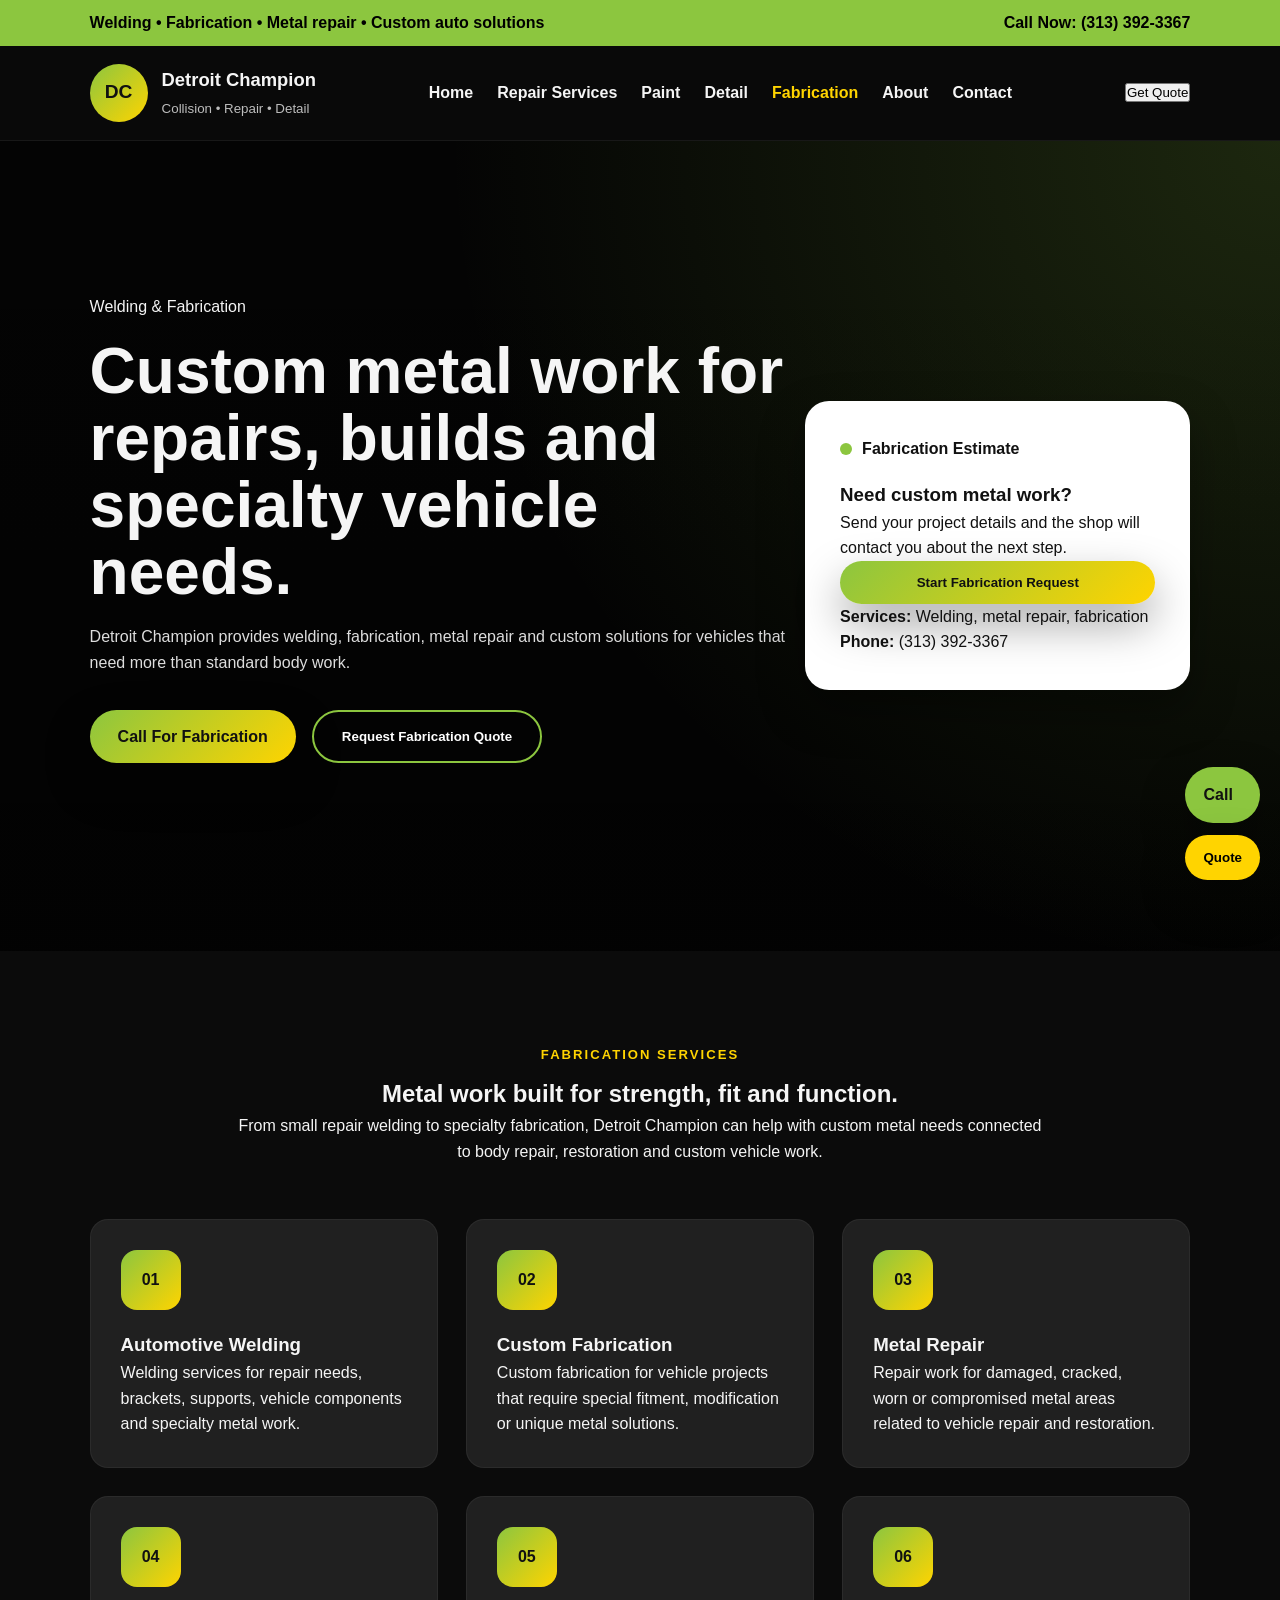
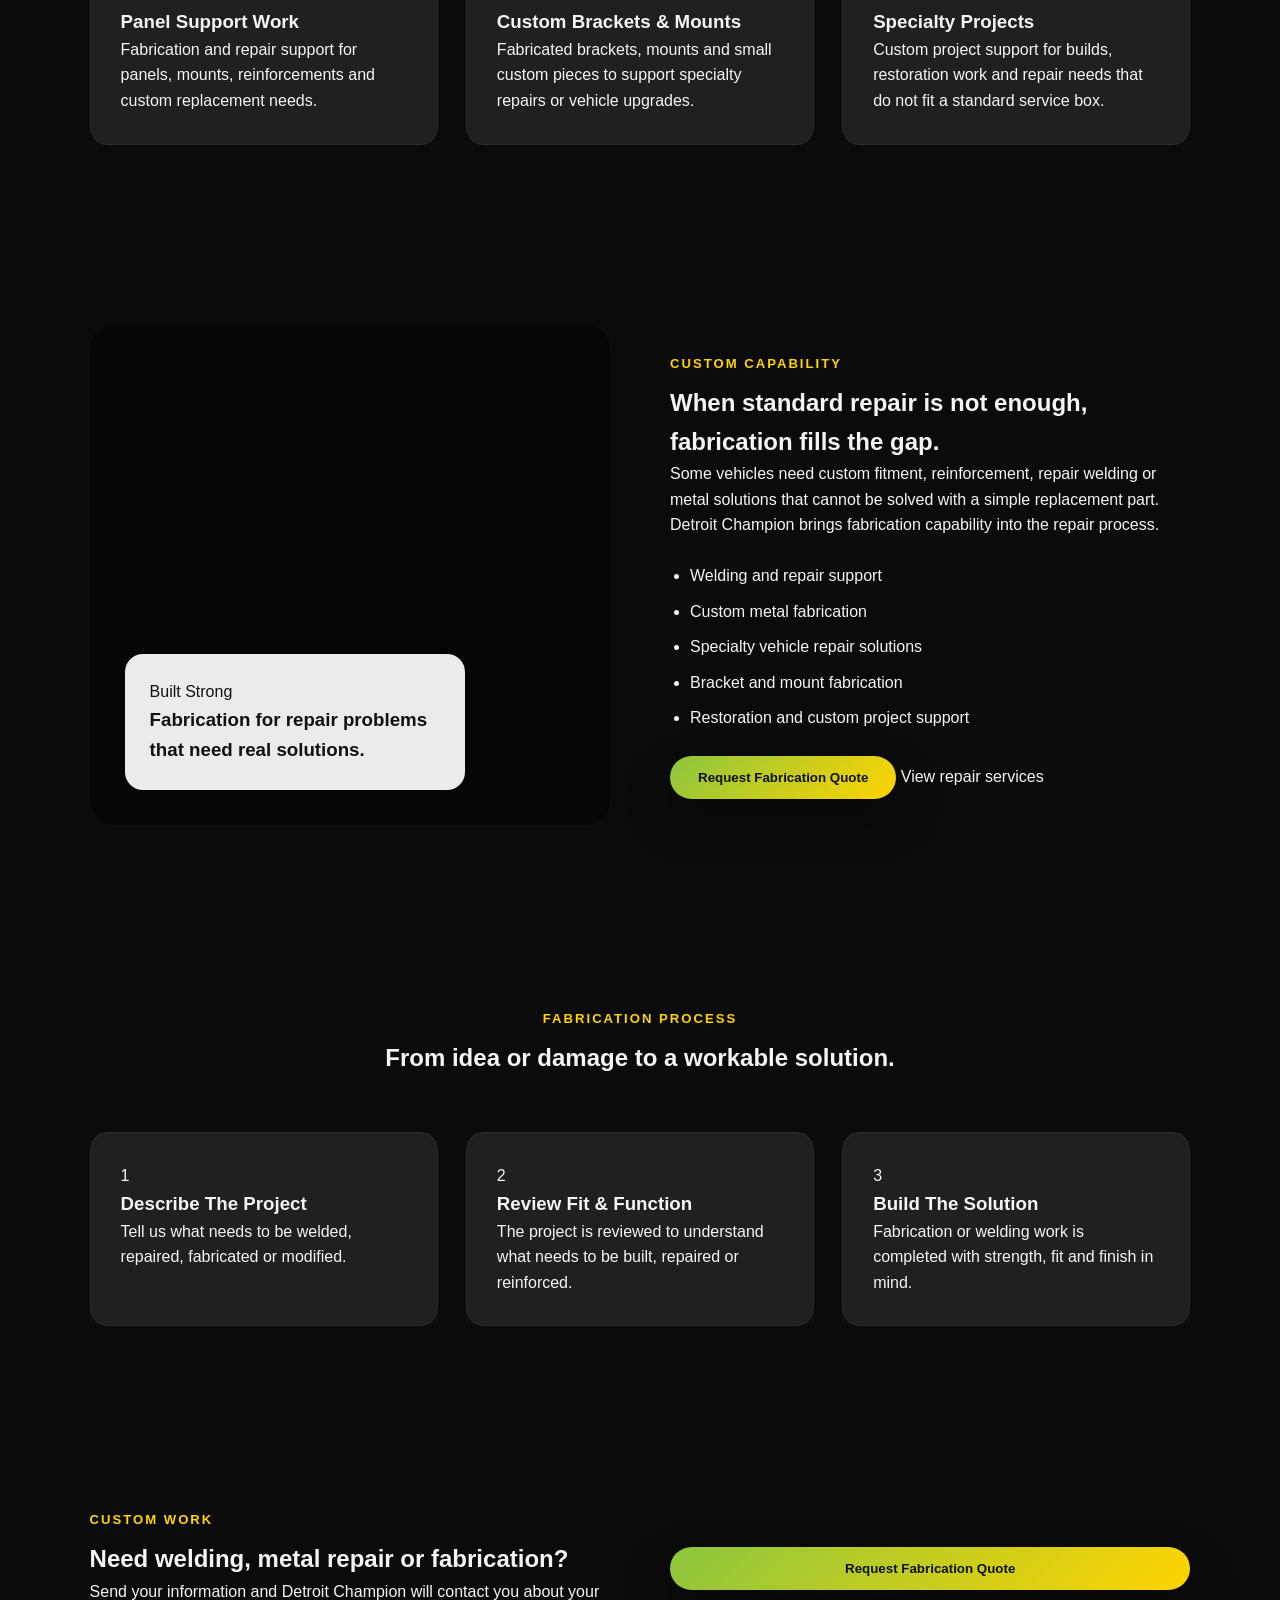
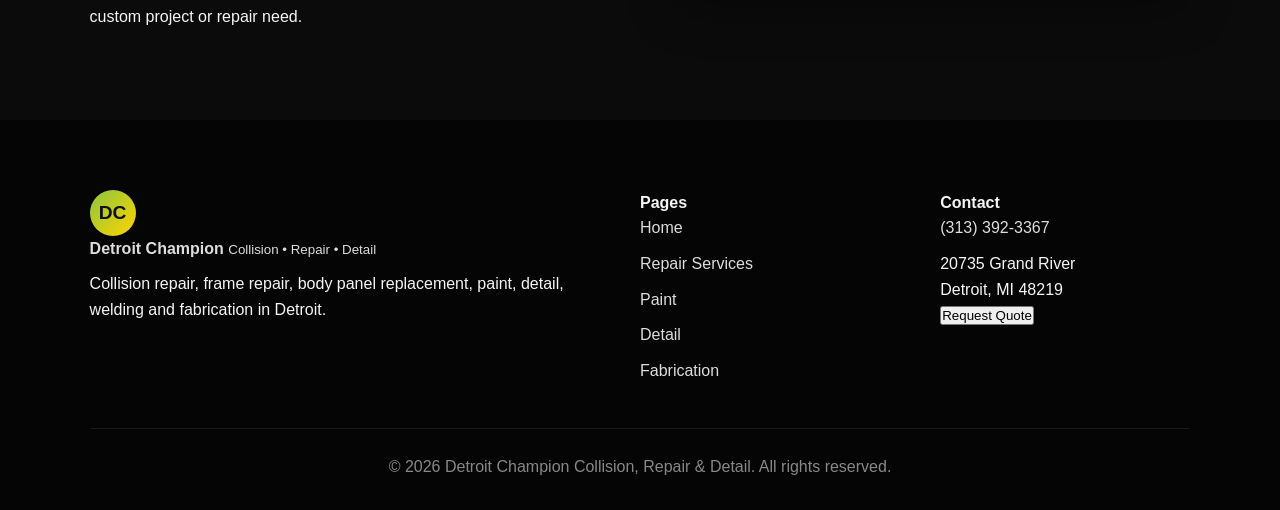
<file: fabrication.html>
<!DOCTYPE html>
<html lang="en">
<head>
  <meta charset="UTF-8" />
  <meta name="viewport" content="width=device-width, initial-scale=1.0" />

  <title>Welding & Fabrication | Detroit Champion Collision, Repair & Detail</title>

  <meta name="description" content="Custom welding, auto fabrication, metal repair and specialty fabrication services in Detroit, MI." />

  <link rel="stylesheet" href="styles.css" />
</head>

<body>

  <div class="top-strip">
    <p>Welding • Fabrication • Metal repair • Custom auto solutions</p>
    <a href="tel:3133923367">Call Now: (313) 392-3367</a>
  </div>

  <header class="site-header">
    <nav class="navbar">

      <a href="index.html" class="brand">
        <div class="brand-mark">
          <span>DC</span>
        </div>

        <div class="brand-text">
          <strong>Detroit Champion</strong>
          <small>Collision • Repair • Detail</small>
        </div>
      </a>

      <button class="menu-toggle" id="menuToggle" aria-label="Open navigation">
        <span></span>
        <span></span>
        <span></span>
      </button>

      <ul class="nav-links" id="navLinks">
        <li><a href="index.html">Home</a></li>
        <li><a href="repair-services.html">Repair Services</a></li>
        <li><a href="paint.html">Paint</a></li>
        <li><a href="detail.html">Detail</a></li>
        <li><a class="active" href="fabrication.html">Fabrication</a></li>
        <li><a href="about.html">About</a></li>
        <li><a href="contact.html">Contact</a></li>
      </ul>

      <button class="nav-quote-btn open-quote">Get Quote</button>
    </nav>
  </header>

  <main>

    <section class="hero-section page-hero fabrication-hero">
      <div class="hero-overlay"></div>

      <div class="hero-content">
        <div class="hero-badge">
          <span></span>
          Welding & Fabrication
        </div>

        <h1>Custom metal work for repairs, builds and specialty vehicle needs.</h1>

        <p>
          Detroit Champion provides welding, fabrication, metal repair and custom solutions for vehicles that need
          more than standard body work.
        </p>

        <div class="hero-actions">
          <a href="tel:3133923367" class="btn btn-primary">Call For Fabrication</a>
          <button class="btn btn-outline open-quote">Request Fabrication Quote</button>
        </div>
      </div>

      <div class="hero-card">
        <div class="hero-card-header">
          <span class="pulse"></span>
          Fabrication Estimate
        </div>

        <h3>Need custom metal work?</h3>
        <p>Send your project details and the shop will contact you about the next step.</p>

        <button class="btn btn-primary full open-quote">Start Fabrication Request</button>

        <div class="mini-info">
          <p><strong>Services:</strong> Welding, metal repair, fabrication</p>
          <p><strong>Phone:</strong> (313) 392-3367</p>
        </div>
      </div>
    </section>

    <section class="section services-preview">
      <div class="section-heading">
        <span class="eyebrow">Fabrication Services</span>
        <h2>Metal work built for strength, fit and function.</h2>
        <p>
          From small repair welding to specialty fabrication, Detroit Champion can help with custom metal needs connected
          to body repair, restoration and custom vehicle work.
        </p>
      </div>

      <div class="service-grid">

        <article class="service-card">
          <div class="service-icon">01</div>
          <h3>Automotive Welding</h3>
          <p>
            Welding services for repair needs, brackets, supports, vehicle components and specialty metal work.
          </p>
        </article>

        <article class="service-card">
          <div class="service-icon">02</div>
          <h3>Custom Fabrication</h3>
          <p>
            Custom fabrication for vehicle projects that require special fitment, modification or unique metal solutions.
          </p>
        </article>

        <article class="service-card">
          <div class="service-icon">03</div>
          <h3>Metal Repair</h3>
          <p>
            Repair work for damaged, cracked, worn or compromised metal areas related to vehicle repair and restoration.
          </p>
        </article>

        <article class="service-card">
          <div class="service-icon">04</div>
          <h3>Panel Support Work</h3>
          <p>
            Fabrication and repair support for panels, mounts, reinforcements and custom replacement needs.
          </p>
        </article>

        <article class="service-card">
          <div class="service-icon">05</div>
          <h3>Custom Brackets & Mounts</h3>
          <p>
            Fabricated brackets, mounts and small custom pieces to support specialty repairs or vehicle upgrades.
          </p>
        </article>

        <article class="service-card">
          <div class="service-icon">06</div>
          <h3>Specialty Projects</h3>
          <p>
            Custom project support for builds, restoration work and repair needs that do not fit a standard service box.
          </p>
        </article>

      </div>
    </section>

    <section class="split-section">
      <div class="split-image">
        <div class="image-card">
          <span>Built Strong</span>
          <h3>Fabrication for repair problems that need real solutions.</h3>
        </div>
      </div>

      <div class="split-content">
        <span class="eyebrow">Custom Capability</span>
        <h2>When standard repair is not enough, fabrication fills the gap.</h2>

        <p>
          Some vehicles need custom fitment, reinforcement, repair welding or metal solutions that cannot be solved
          with a simple replacement part. Detroit Champion brings fabrication capability into the repair process.
        </p>

        <ul class="check-list">
          <li>Welding and repair support</li>
          <li>Custom metal fabrication</li>
          <li>Specialty vehicle repair solutions</li>
          <li>Bracket and mount fabrication</li>
          <li>Restoration and custom project support</li>
        </ul>

        <div class="split-actions">
          <button class="btn btn-primary open-quote">Request Fabrication Quote</button>
          <a href="repair-services.html" class="text-link">View repair services</a>
        </div>
      </div>
    </section>

    <section class="section process-section">
      <div class="section-heading">
        <span class="eyebrow">Fabrication Process</span>
        <h2>From idea or damage to a workable solution.</h2>
      </div>

      <div class="process-grid">

        <div class="process-card">
          <span>1</span>
          <h3>Describe The Project</h3>
          <p>Tell us what needs to be welded, repaired, fabricated or modified.</p>
        </div>

        <div class="process-card">
          <span>2</span>
          <h3>Review Fit & Function</h3>
          <p>The project is reviewed to understand what needs to be built, repaired or reinforced.</p>
        </div>

        <div class="process-card">
          <span>3</span>
          <h3>Build The Solution</h3>
          <p>Fabrication or welding work is completed with strength, fit and finish in mind.</p>
        </div>

      </div>
    </section>

    <section class="premium-cta">
      <div>
        <span class="eyebrow">Custom Work</span>
        <h2>Need welding, metal repair or fabrication?</h2>
        <p>
          Send your information and Detroit Champion will contact you about your custom project or repair need.
        </p>
      </div>

      <button class="btn btn-primary open-quote">Request Fabrication Quote</button>
    </section>

  </main>

  <footer class="site-footer">
    <div class="footer-grid">

      <div>
        <a href="index.html" class="footer-brand">
          <div class="brand-mark small">
            <span>DC</span>
          </div>

          <div>
            <strong>Detroit Champion</strong>
            <small>Collision • Repair • Detail</small>
          </div>
        </a>

        <p>
          Collision repair, frame repair, body panel replacement, paint, detail, welding and fabrication in Detroit.
        </p>
      </div>

      <div>
        <h4>Pages</h4>
        <a href="index.html">Home</a>
        <a href="repair-services.html">Repair Services</a>
        <a href="paint.html">Paint</a>
        <a href="detail.html">Detail</a>
        <a href="fabrication.html">Fabrication</a>
      </div>

      <div>
        <h4>Contact</h4>
        <a href="tel:3133923367">(313) 392-3367</a>
        <p>20735 Grand River<br>Detroit, MI 48219</p>
        <button class="footer-quote open-quote">Request Quote</button>
      </div>

    </div>

    <div class="footer-bottom">
      <p>© 2026 Detroit Champion Collision, Repair & Detail. All rights reserved.</p>
    </div>
  </footer>

  <div class="floating-actions">
    <a href="tel:3133923367" class="float-call">Call</a>
    <button class="float-quote open-quote">Quote</button>
  </div>

  <div class="quote-modal" id="quoteModal" aria-hidden="true">
    <div class="quote-backdrop" id="quoteBackdrop"></div>

    <div class="quote-box" role="dialog" aria-modal="true" aria-labelledby="quoteTitle">

      <button class="quote-close" id="quoteClose" aria-label="Close quote form">&times;</button>

      <div class="quote-header">
        <span class="eyebrow">Free Quote Request</span>
        <h2 id="quoteTitle">Need repair, paint, detail or fabrication?</h2>
        <p>Send your information and Detroit Champion will contact you about your quote.</p>
      </div>

      <form class="quote-form" id="quoteForm">

        <label>
          Full Name
          <input type="text" name="name" placeholder="Your full name" required />
        </label>

        <label>
          Phone Number
          <input type="tel" name="phone" placeholder="Best phone number" required />
        </label>

        <label>
          Email Address
          <input type="email" name="email" placeholder="Your email address" required />
        </label>

        <label>
          Service Needed
          <select name="service" required>
            <option value="">Select a service</option>
            <option>Frame Repair</option>
            <option>Collision Mechanical Repair</option>
            <option>Body Panel Replacement</option>
            <option>Standard Paint</option>
            <option>Custom Paint</option>
            <option>Auto Detailing</option>
            <option>Welding & Fabrication</option>
            <option>Not Sure Yet</option>
          </select>
        </label>

        <label>
          Vehicle / Request Details
          <textarea name="message" placeholder="Tell us what happened or what you need done"></textarea>
        </label>

        <button type="submit" class="btn btn-primary full">Submit Quote Request</button>

        <p class="form-note">
          This form is ready for front-end mockup use. To receive submissions, connect it to Netlify Forms,
          Formspree, EmailJS or your CRM.
        </p>

      </form>

      <div class="quote-success" id="quoteSuccess">
        <h3>Request received.</h3>
        <p>Thank you. The team will contact you about your quote.</p>
      </div>

    </div>
  </div>

  <script src="script.js"></script>
</body>
</html>
</file>
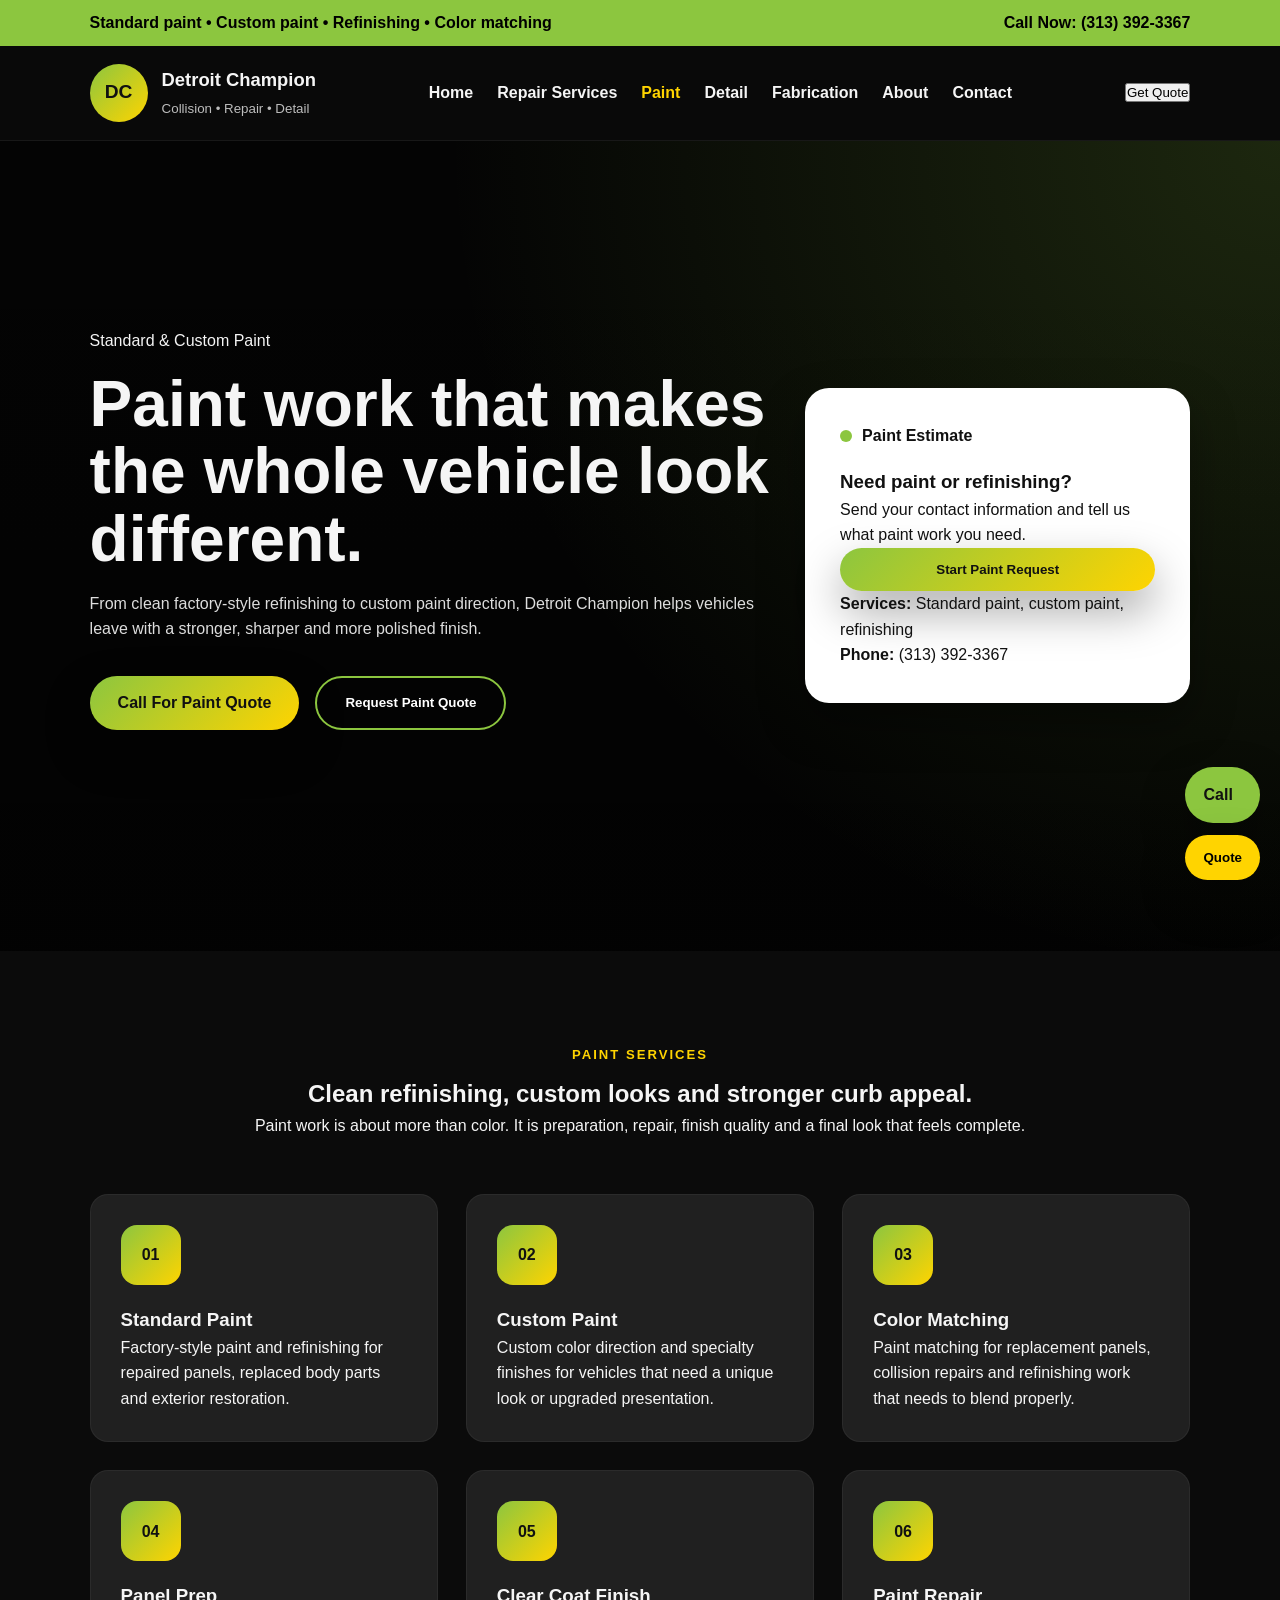
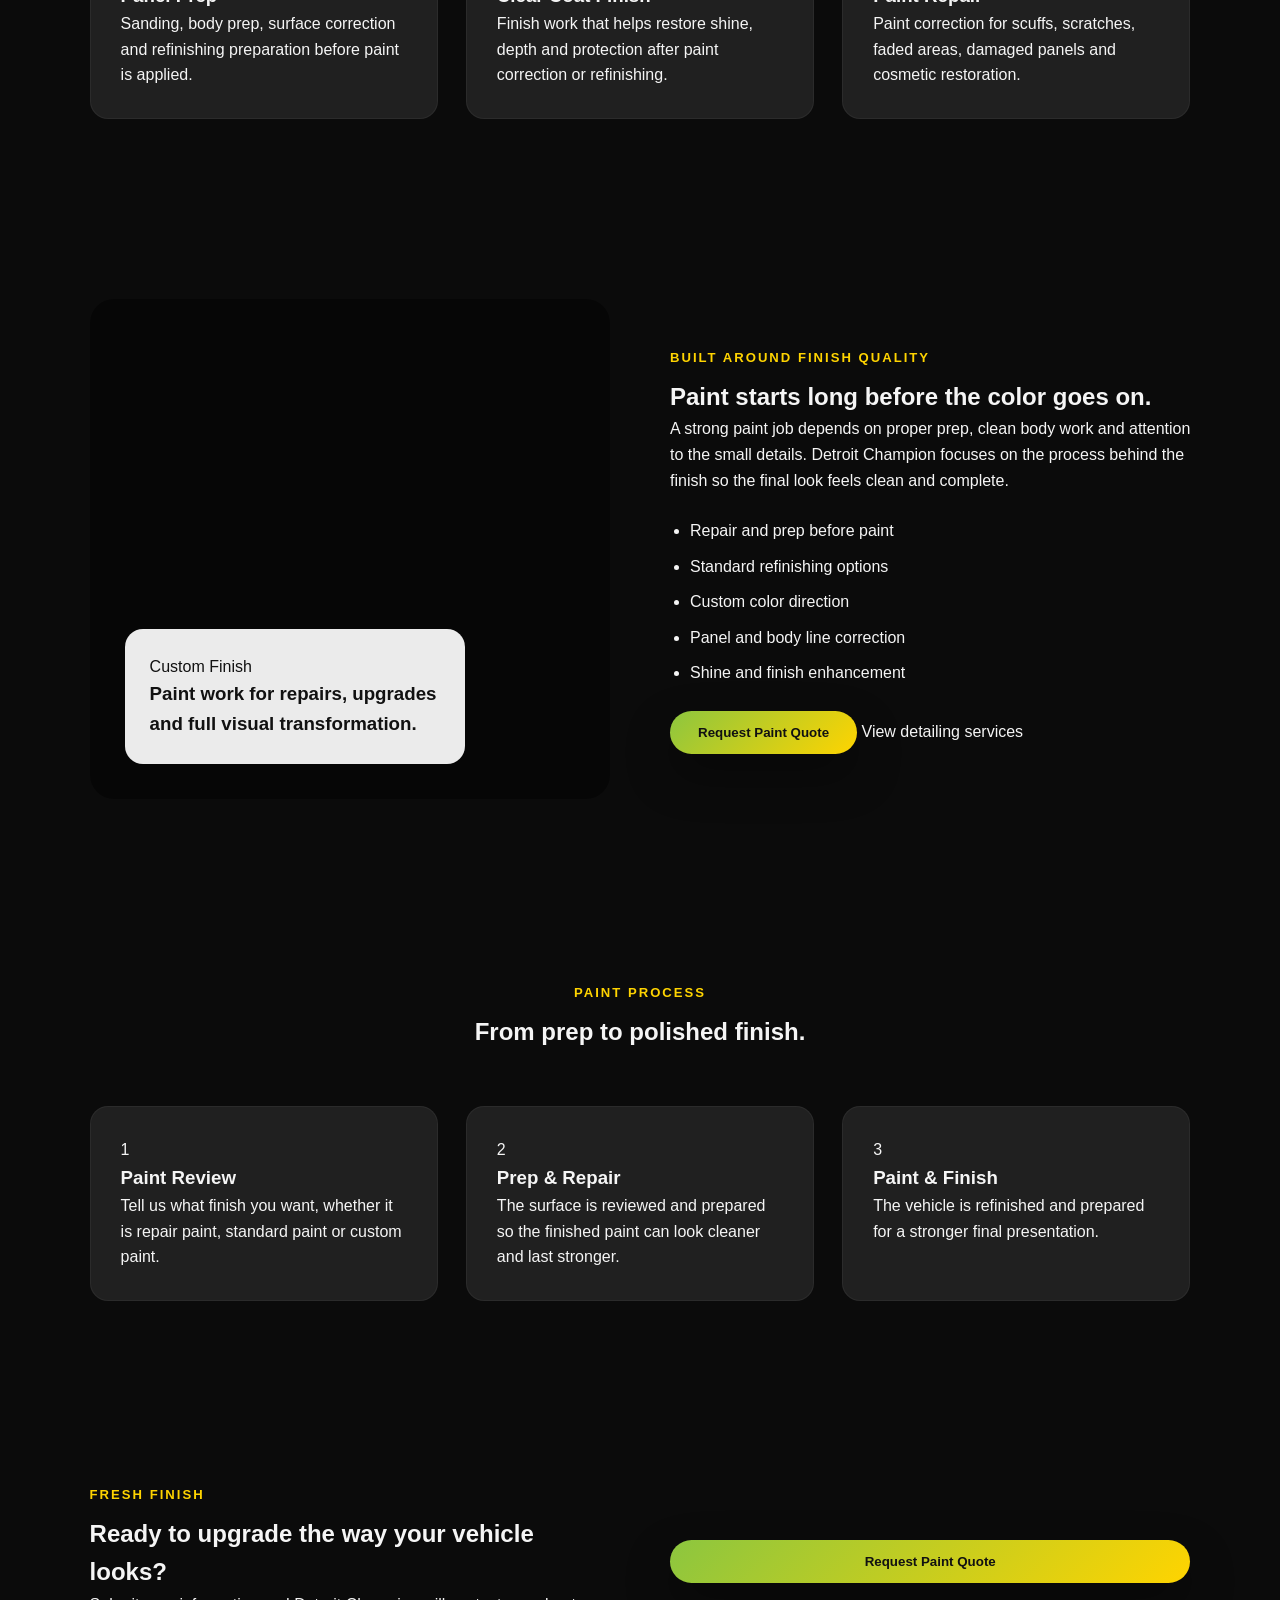
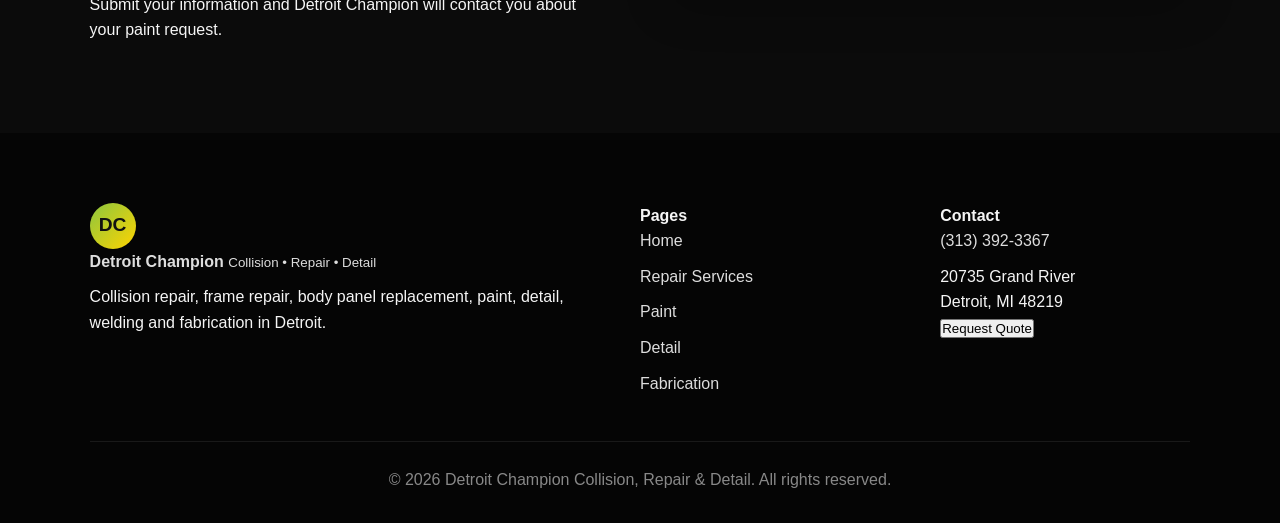
<file: paint.html>
<!DOCTYPE html>
<html lang="en">
<head>
  <meta charset="UTF-8" />
  <meta name="viewport" content="width=device-width, initial-scale=1.0" />

  <title>Paint Services | Detroit Champion Collision, Repair & Detail</title>

  <meta name="description" content="Standard paint, custom paint, color matching, refinishing and paint preparation services in Detroit, MI." />

  <link rel="stylesheet" href="styles.css" />
</head>

<body>

  <div class="top-strip">
    <p>Standard paint • Custom paint • Refinishing • Color matching</p>
    <a href="tel:3133923367">Call Now: (313) 392-3367</a>
  </div>

  <header class="site-header">
    <nav class="navbar">

      <a href="index.html" class="brand">
        <div class="brand-mark">
          <span>DC</span>
        </div>

        <div class="brand-text">
          <strong>Detroit Champion</strong>
          <small>Collision • Repair • Detail</small>
        </div>
      </a>

      <button class="menu-toggle" id="menuToggle" aria-label="Open navigation">
        <span></span>
        <span></span>
        <span></span>
      </button>

      <ul class="nav-links" id="navLinks">
        <li><a href="index.html">Home</a></li>
        <li><a href="repair-services.html">Repair Services</a></li>
        <li><a class="active" href="paint.html">Paint</a></li>
        <li><a href="detail.html">Detail</a></li>
        <li><a href="fabrication.html">Fabrication</a></li>
        <li><a href="about.html">About</a></li>
        <li><a href="contact.html">Contact</a></li>
      </ul>

      <button class="nav-quote-btn open-quote">Get Quote</button>
    </nav>
  </header>

  <main>

    <section class="hero-section page-hero paint-hero">
      <div class="hero-overlay"></div>

      <div class="hero-content">
        <div class="hero-badge">
          <span></span>
          Standard & Custom Paint
        </div>

        <h1>Paint work that makes the whole vehicle look different.</h1>

        <p>
          From clean factory-style refinishing to custom paint direction, Detroit Champion helps vehicles leave
          with a stronger, sharper and more polished finish.
        </p>

        <div class="hero-actions">
          <a href="tel:3133923367" class="btn btn-primary">Call For Paint Quote</a>
          <button class="btn btn-outline open-quote">Request Paint Quote</button>
        </div>
      </div>

      <div class="hero-card">
        <div class="hero-card-header">
          <span class="pulse"></span>
          Paint Estimate
        </div>

        <h3>Need paint or refinishing?</h3>
        <p>Send your contact information and tell us what paint work you need.</p>

        <button class="btn btn-primary full open-quote">Start Paint Request</button>

        <div class="mini-info">
          <p><strong>Services:</strong> Standard paint, custom paint, refinishing</p>
          <p><strong>Phone:</strong> (313) 392-3367</p>
        </div>
      </div>
    </section>

    <section class="section services-preview">
      <div class="section-heading">
        <span class="eyebrow">Paint Services</span>
        <h2>Clean refinishing, custom looks and stronger curb appeal.</h2>
        <p>
          Paint work is about more than color. It is preparation, repair, finish quality and a final look that feels complete.
        </p>
      </div>

      <div class="service-grid">

        <article class="service-card">
          <div class="service-icon">01</div>
          <h3>Standard Paint</h3>
          <p>
            Factory-style paint and refinishing for repaired panels, replaced body parts and exterior restoration.
          </p>
        </article>

        <article class="service-card">
          <div class="service-icon">02</div>
          <h3>Custom Paint</h3>
          <p>
            Custom color direction and specialty finishes for vehicles that need a unique look or upgraded presentation.
          </p>
        </article>

        <article class="service-card">
          <div class="service-icon">03</div>
          <h3>Color Matching</h3>
          <p>
            Paint matching for replacement panels, collision repairs and refinishing work that needs to blend properly.
          </p>
        </article>

        <article class="service-card">
          <div class="service-icon">04</div>
          <h3>Panel Prep</h3>
          <p>
            Sanding, body prep, surface correction and refinishing preparation before paint is applied.
          </p>
        </article>

        <article class="service-card">
          <div class="service-icon">05</div>
          <h3>Clear Coat Finish</h3>
          <p>
            Finish work that helps restore shine, depth and protection after paint correction or refinishing.
          </p>
        </article>

        <article class="service-card">
          <div class="service-icon">06</div>
          <h3>Paint Repair</h3>
          <p>
            Paint correction for scuffs, scratches, faded areas, damaged panels and cosmetic restoration.
          </p>
        </article>

      </div>
    </section>

    <section class="split-section">
      <div class="split-image">
        <div class="image-card">
          <span>Custom Finish</span>
          <h3>Paint work for repairs, upgrades and full visual transformation.</h3>
        </div>
      </div>

      <div class="split-content">
        <span class="eyebrow">Built Around Finish Quality</span>
        <h2>Paint starts long before the color goes on.</h2>

        <p>
          A strong paint job depends on proper prep, clean body work and attention to the small details.
          Detroit Champion focuses on the process behind the finish so the final look feels clean and complete.
        </p>

        <ul class="check-list">
          <li>Repair and prep before paint</li>
          <li>Standard refinishing options</li>
          <li>Custom color direction</li>
          <li>Panel and body line correction</li>
          <li>Shine and finish enhancement</li>
        </ul>

        <div class="split-actions">
          <button class="btn btn-primary open-quote">Request Paint Quote</button>
          <a href="detail.html" class="text-link">View detailing services</a>
        </div>
      </div>
    </section>

    <section class="section process-section">
      <div class="section-heading">
        <span class="eyebrow">Paint Process</span>
        <h2>From prep to polished finish.</h2>
      </div>

      <div class="process-grid">

        <div class="process-card">
          <span>1</span>
          <h3>Paint Review</h3>
          <p>Tell us what finish you want, whether it is repair paint, standard paint or custom paint.</p>
        </div>

        <div class="process-card">
          <span>2</span>
          <h3>Prep & Repair</h3>
          <p>The surface is reviewed and prepared so the finished paint can look cleaner and last stronger.</p>
        </div>

        <div class="process-card">
          <span>3</span>
          <h3>Paint & Finish</h3>
          <p>The vehicle is refinished and prepared for a stronger final presentation.</p>
        </div>

      </div>
    </section>

    <section class="premium-cta">
      <div>
        <span class="eyebrow">Fresh Finish</span>
        <h2>Ready to upgrade the way your vehicle looks?</h2>
        <p>
          Submit your information and Detroit Champion will contact you about your paint request.
        </p>
      </div>

      <button class="btn btn-primary open-quote">Request Paint Quote</button>
    </section>

  </main>

  <footer class="site-footer">
    <div class="footer-grid">

      <div>
        <a href="index.html" class="footer-brand">
          <div class="brand-mark small">
            <span>DC</span>
          </div>

          <div>
            <strong>Detroit Champion</strong>
            <small>Collision • Repair • Detail</small>
          </div>
        </a>

        <p>
          Collision repair, frame repair, body panel replacement, paint, detail, welding and fabrication in Detroit.
        </p>
      </div>

      <div>
        <h4>Pages</h4>
        <a href="index.html">Home</a>
        <a href="repair-services.html">Repair Services</a>
        <a href="paint.html">Paint</a>
        <a href="detail.html">Detail</a>
        <a href="fabrication.html">Fabrication</a>
      </div>

      <div>
        <h4>Contact</h4>
        <a href="tel:3133923367">(313) 392-3367</a>
        <p>20735 Grand River<br>Detroit, MI 48219</p>
        <button class="footer-quote open-quote">Request Quote</button>
      </div>

    </div>

    <div class="footer-bottom">
      <p>© 2026 Detroit Champion Collision, Repair & Detail. All rights reserved.</p>
    </div>
  </footer>

  <div class="floating-actions">
    <a href="tel:3133923367" class="float-call">Call</a>
    <button class="float-quote open-quote">Quote</button>
  </div>

  <div class="quote-modal" id="quoteModal" aria-hidden="true">
    <div class="quote-backdrop" id="quoteBackdrop"></div>

    <div class="quote-box" role="dialog" aria-modal="true" aria-labelledby="quoteTitle">

      <button class="quote-close" id="quoteClose" aria-label="Close quote form">&times;</button>

      <div class="quote-header">
        <span class="eyebrow">Free Quote Request</span>
        <h2 id="quoteTitle">Need repair, paint, detail or fabrication?</h2>
        <p>Send your information and Detroit Champion will contact you about your quote.</p>
      </div>

      <form class="quote-form" id="quoteForm">

        <label>
          Full Name
          <input type="text" name="name" placeholder="Your full name" required />
        </label>

        <label>
          Phone Number
          <input type="tel" name="phone" placeholder="Best phone number" required />
        </label>

        <label>
          Email Address
          <input type="email" name="email" placeholder="Your email address" required />
        </label>

        <label>
          Service Needed
          <select name="service" required>
            <option value="">Select a service</option>
            <option>Frame Repair</option>
            <option>Collision Mechanical Repair</option>
            <option>Body Panel Replacement</option>
            <option>Standard Paint</option>
            <option>Custom Paint</option>
            <option>Auto Detailing</option>
            <option>Welding & Fabrication</option>
            <option>Not Sure Yet</option>
          </select>
        </label>

        <label>
          Vehicle / Request Details
          <textarea name="message" placeholder="Tell us what happened or what you need done"></textarea>
        </label>

        <button type="submit" class="btn btn-primary full">Submit Quote Request</button>

        <p class="form-note">
          This form is ready for front-end mockup use. To receive submissions, connect it to Netlify Forms,
          Formspree, EmailJS or your CRM.
        </p>

      </form>

      <div class="quote-success" id="quoteSuccess">
        <h3>Request received.</h3>
        <p>Thank you. The team will contact you about your quote.</p>
      </div>

    </div>
  </div>

  <script src="script.js"></script>
</body>
</html>
</file>
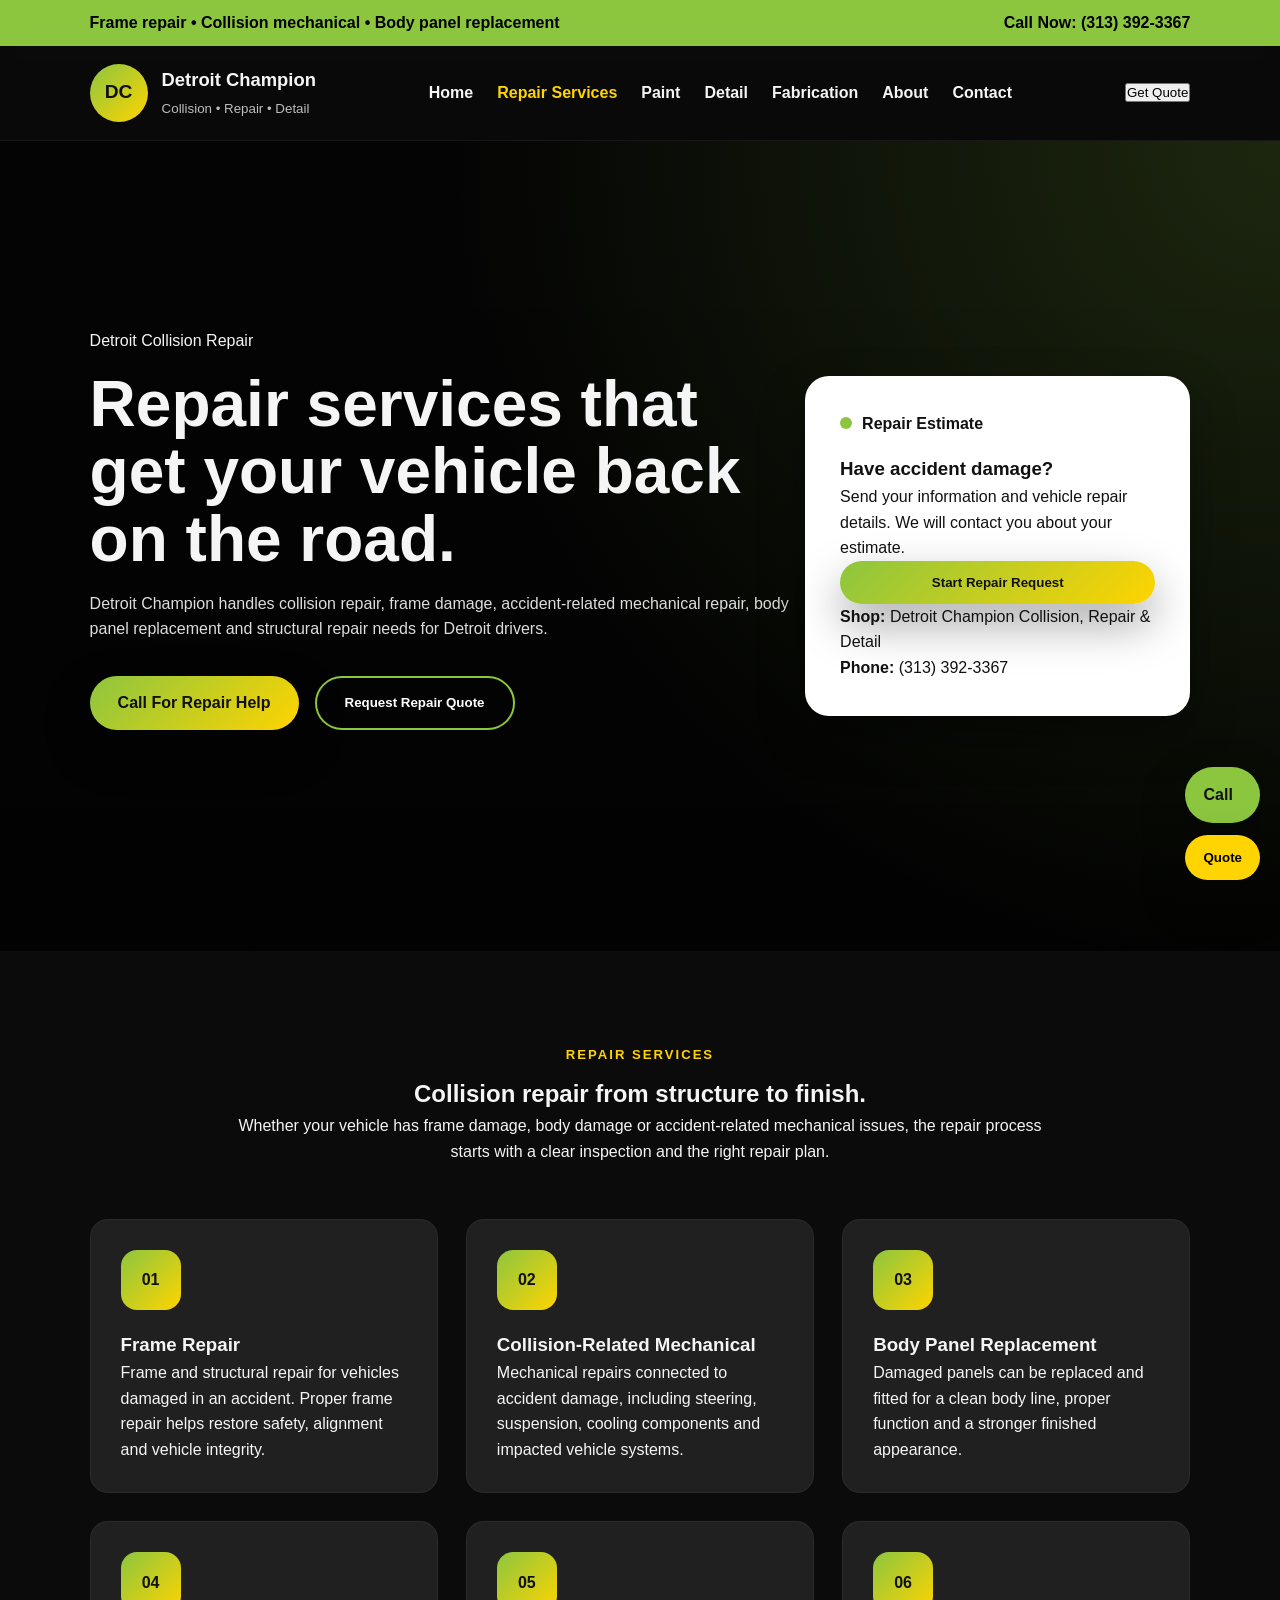
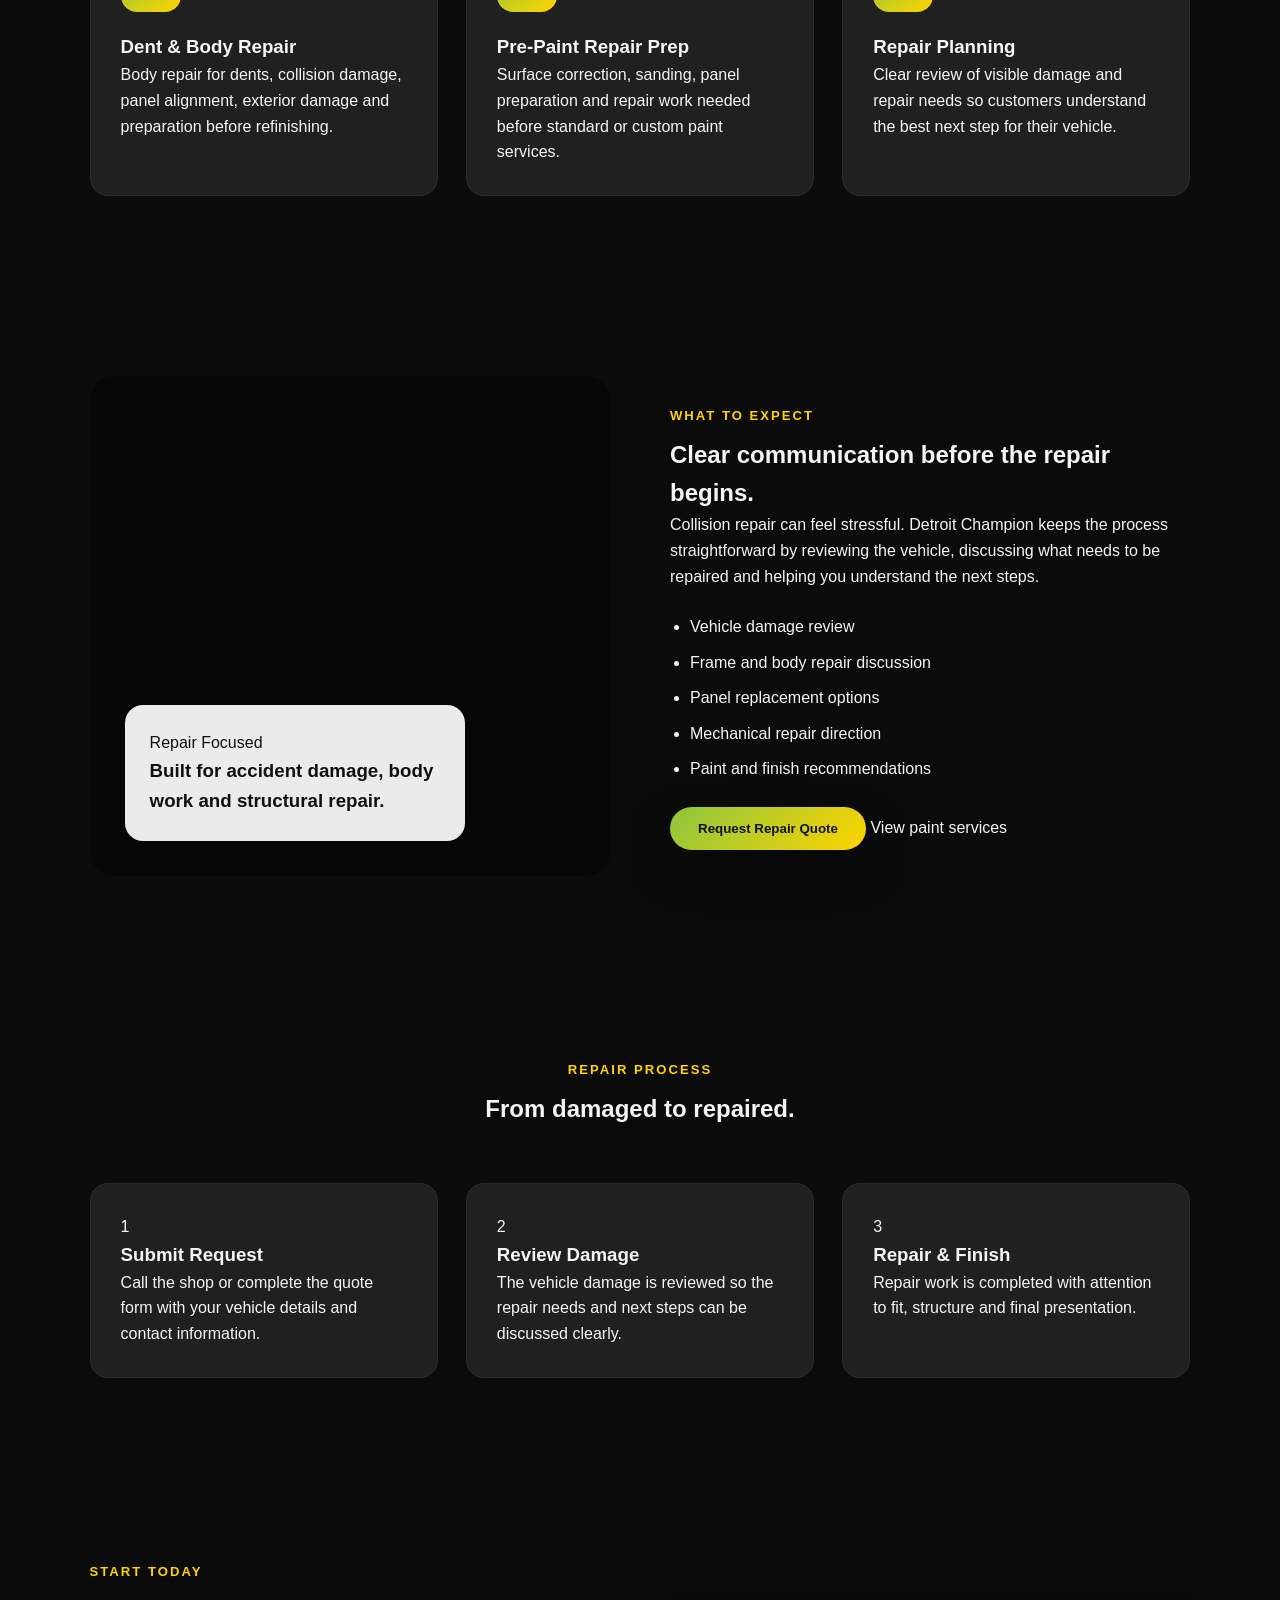
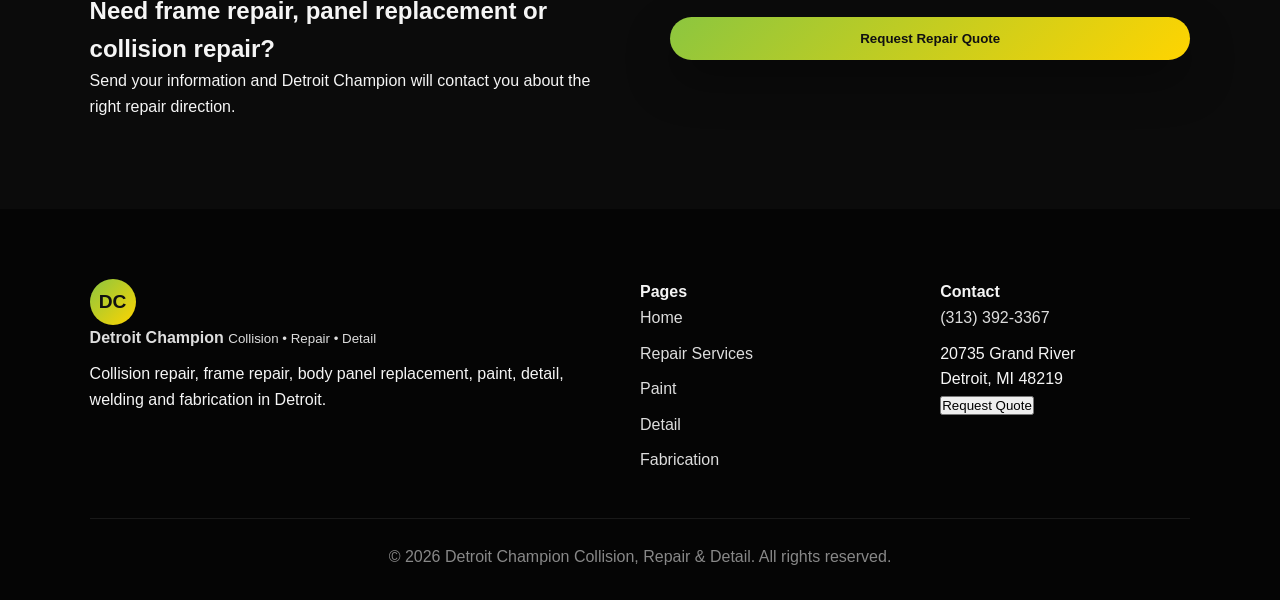
<file: repair-services.html>
<!DOCTYPE html>
<html lang="en">
<head>
  <meta charset="UTF-8" />
  <meta name="viewport" content="width=device-width, initial-scale=1.0" />

  <title>Repair Services | Detroit Champion Collision, Repair & Detail</title>

  <meta name="description" content="Frame repair, collision-related mechanical repair, body panel replacement and complete collision repair services in Detroit, MI." />

  <link rel="stylesheet" href="styles.css" />
</head>

<body>

  <div class="top-strip">
    <p>Frame repair • Collision mechanical • Body panel replacement</p>
    <a href="tel:3133923367">Call Now: (313) 392-3367</a>
  </div>

  <header class="site-header">
    <nav class="navbar">

      <a href="index.html" class="brand">
        <div class="brand-mark">
          <span>DC</span>
        </div>

        <div class="brand-text">
          <strong>Detroit Champion</strong>
          <small>Collision • Repair • Detail</small>
        </div>
      </a>

      <button class="menu-toggle" id="menuToggle" aria-label="Open navigation">
        <span></span>
        <span></span>
        <span></span>
      </button>

      <ul class="nav-links" id="navLinks">
        <li><a href="index.html">Home</a></li>
        <li><a class="active" href="repair-services.html">Repair Services</a></li>
        <li><a href="paint.html">Paint</a></li>
        <li><a href="detail.html">Detail</a></li>
        <li><a href="fabrication.html">Fabrication</a></li>
        <li><a href="about.html">About</a></li>
        <li><a href="contact.html">Contact</a></li>
      </ul>

      <button class="nav-quote-btn open-quote">Get Quote</button>
    </nav>
  </header>

  <main>

    <section class="hero-section page-hero repair-hero">
      <div class="hero-overlay"></div>

      <div class="hero-content">
        <div class="hero-badge">
          <span></span>
          Detroit Collision Repair
        </div>

        <h1>Repair services that get your vehicle back on the road.</h1>

        <p>
          Detroit Champion handles collision repair, frame damage, accident-related mechanical repair,
          body panel replacement and structural repair needs for Detroit drivers.
        </p>

        <div class="hero-actions">
          <a href="tel:3133923367" class="btn btn-primary">Call For Repair Help</a>
          <button class="btn btn-outline open-quote">Request Repair Quote</button>
        </div>
      </div>

      <div class="hero-card">
        <div class="hero-card-header">
          <span class="pulse"></span>
          Repair Estimate
        </div>

        <h3>Have accident damage?</h3>
        <p>Send your information and vehicle repair details. We will contact you about your estimate.</p>

        <button class="btn btn-primary full open-quote">Start Repair Request</button>

        <div class="mini-info">
          <p><strong>Shop:</strong> Detroit Champion Collision, Repair & Detail</p>
          <p><strong>Phone:</strong> (313) 392-3367</p>
        </div>
      </div>
    </section>

    <section class="section services-preview">
      <div class="section-heading">
        <span class="eyebrow">Repair Services</span>
        <h2>Collision repair from structure to finish.</h2>
        <p>
          Whether your vehicle has frame damage, body damage or accident-related mechanical issues,
          the repair process starts with a clear inspection and the right repair plan.
        </p>
      </div>

      <div class="service-grid">

        <article class="service-card">
          <div class="service-icon">01</div>
          <h3>Frame Repair</h3>
          <p>
            Frame and structural repair for vehicles damaged in an accident.
            Proper frame repair helps restore safety, alignment and vehicle integrity.
          </p>
        </article>

        <article class="service-card">
          <div class="service-icon">02</div>
          <h3>Collision-Related Mechanical</h3>
          <p>
            Mechanical repairs connected to accident damage, including steering,
            suspension, cooling components and impacted vehicle systems.
          </p>
        </article>

        <article class="service-card">
          <div class="service-icon">03</div>
          <h3>Body Panel Replacement</h3>
          <p>
            Damaged panels can be replaced and fitted for a clean body line,
            proper function and a stronger finished appearance.
          </p>
        </article>

        <article class="service-card">
          <div class="service-icon">04</div>
          <h3>Dent & Body Repair</h3>
          <p>
            Body repair for dents, collision damage, panel alignment,
            exterior damage and preparation before refinishing.
          </p>
        </article>

        <article class="service-card">
          <div class="service-icon">05</div>
          <h3>Pre-Paint Repair Prep</h3>
          <p>
            Surface correction, sanding, panel preparation and repair work
            needed before standard or custom paint services.
          </p>
        </article>

        <article class="service-card">
          <div class="service-icon">06</div>
          <h3>Repair Planning</h3>
          <p>
            Clear review of visible damage and repair needs so customers
            understand the best next step for their vehicle.
          </p>
        </article>

      </div>
    </section>

    <section class="split-section">
      <div class="split-image">
        <div class="image-card">
          <span>Repair Focused</span>
          <h3>Built for accident damage, body work and structural repair.</h3>
        </div>
      </div>

      <div class="split-content">
        <span class="eyebrow">What To Expect</span>
        <h2>Clear communication before the repair begins.</h2>

        <p>
          Collision repair can feel stressful. Detroit Champion keeps the process straightforward by reviewing the vehicle,
          discussing what needs to be repaired and helping you understand the next steps.
        </p>

        <ul class="check-list">
          <li>Vehicle damage review</li>
          <li>Frame and body repair discussion</li>
          <li>Panel replacement options</li>
          <li>Mechanical repair direction</li>
          <li>Paint and finish recommendations</li>
        </ul>

        <div class="split-actions">
          <button class="btn btn-primary open-quote">Request Repair Quote</button>
          <a href="paint.html" class="text-link">View paint services</a>
        </div>
      </div>
    </section>

    <section class="section process-section">
      <div class="section-heading">
        <span class="eyebrow">Repair Process</span>
        <h2>From damaged to repaired.</h2>
      </div>

      <div class="process-grid">

        <div class="process-card">
          <span>1</span>
          <h3>Submit Request</h3>
          <p>Call the shop or complete the quote form with your vehicle details and contact information.</p>
        </div>

        <div class="process-card">
          <span>2</span>
          <h3>Review Damage</h3>
          <p>The vehicle damage is reviewed so the repair needs and next steps can be discussed clearly.</p>
        </div>

        <div class="process-card">
          <span>3</span>
          <h3>Repair & Finish</h3>
          <p>Repair work is completed with attention to fit, structure and final presentation.</p>
        </div>

      </div>
    </section>

    <section class="premium-cta">
      <div>
        <span class="eyebrow">Start Today</span>
        <h2>Need frame repair, panel replacement or collision repair?</h2>
        <p>
          Send your information and Detroit Champion will contact you about the right repair direction.
        </p>
      </div>

      <button class="btn btn-primary open-quote">Request Repair Quote</button>
    </section>

  </main>

  <footer class="site-footer">
    <div class="footer-grid">

      <div>
        <a href="index.html" class="footer-brand">
          <div class="brand-mark small">
            <span>DC</span>
          </div>

          <div>
            <strong>Detroit Champion</strong>
            <small>Collision • Repair • Detail</small>
          </div>
        </a>

        <p>
          Collision repair, frame repair, body panel replacement, paint, detail, welding and fabrication in Detroit.
        </p>
      </div>

      <div>
        <h4>Pages</h4>
        <a href="index.html">Home</a>
        <a href="repair-services.html">Repair Services</a>
        <a href="paint.html">Paint</a>
        <a href="detail.html">Detail</a>
        <a href="fabrication.html">Fabrication</a>
      </div>

      <div>
        <h4>Contact</h4>
        <a href="tel:3133923367">(313) 392-3367</a>
        <p>20735 Grand River<br>Detroit, MI 48219</p>
        <button class="footer-quote open-quote">Request Quote</button>
      </div>

    </div>

    <div class="footer-bottom">
      <p>© 2026 Detroit Champion Collision, Repair & Detail. All rights reserved.</p>
    </div>
  </footer>

  <div class="floating-actions">
    <a href="tel:3133923367" class="float-call">Call</a>
    <button class="float-quote open-quote">Quote</button>
  </div>

  <div class="quote-modal" id="quoteModal" aria-hidden="true">
    <div class="quote-backdrop" id="quoteBackdrop"></div>

    <div class="quote-box" role="dialog" aria-modal="true" aria-labelledby="quoteTitle">

      <button class="quote-close" id="quoteClose" aria-label="Close quote form">&times;</button>

      <div class="quote-header">
        <span class="eyebrow">Free Quote Request</span>
        <h2 id="quoteTitle">Need repair, paint, detail or fabrication?</h2>
        <p>Send your information and Detroit Champion will contact you about your quote.</p>
      </div>

      <form class="quote-form" id="quoteForm">

        <label>
          Full Name
          <input type="text" name="name" placeholder="Your full name" required />
        </label>

        <label>
          Phone Number
          <input type="tel" name="phone" placeholder="Best phone number" required />
        </label>

        <label>
          Email Address
          <input type="email" name="email" placeholder="Your email address" required />
        </label>

        <label>
          Service Needed
          <select name="service" required>
            <option value="">Select a service</option>
            <option>Frame Repair</option>
            <option>Collision Mechanical Repair</option>
            <option>Body Panel Replacement</option>
            <option>Standard Paint</option>
            <option>Custom Paint</option>
            <option>Auto Detailing</option>
            <option>Welding & Fabrication</option>
            <option>Not Sure Yet</option>
          </select>
        </label>

        <label>
          Vehicle / Request Details
          <textarea name="message" placeholder="Tell us what happened or what you need done"></textarea>
        </label>

        <button type="submit" class="btn btn-primary full">Submit Quote Request</button>

        <p class="form-note">
          This form is ready for front-end mockup use. To receive submissions, connect it to Netlify Forms,
          Formspree, EmailJS or your CRM.
        </p>

      </form>

      <div class="quote-success" id="quoteSuccess">
        <h3>Request received.</h3>
        <p>Thank you. The team will contact you about your quote.</p>
      </div>

    </div>
  </div>

  <script src="script.js"></script>
</body>
</html>
</file>
<file: styles.css>
/* Detroit Champion Premium Styles */

:root{
--primary:#8CC63F;
--primary-dark:#5f9325;
--accent:#FFD400;
--bg:#0b0b0b;
--bg2:#171717;
--card:#202020;
--text:#f5f5f5;
--muted:#bdbdbd;
--radius:18px;
--shadow:0 20px 45px rgba(0,0,0,.35);
--transition:.3s ease;
}

*{margin:0;padding:0;box-sizing:border-box}
html{scroll-behavior:smooth}
body{
font-family:Inter,Arial,sans-serif;
background:var(--bg);
color:var(--text);
line-height:1.6;
}

a{text-decoration:none;color:inherit}
img{max-width:100%}
.section{padding:90px 7%}
.section-heading{text-align:center;max-width:820px;margin:auto auto 55px}
.eyebrow{
display:inline-block;
color:var(--accent);
text-transform:uppercase;
letter-spacing:2px;
font-size:.82rem;
margin-bottom:10px;
font-weight:700;
}

.top-strip{
background:var(--primary);
color:#000;
padding:10px 7%;
display:flex;
justify-content:space-between;
font-weight:700;
flex-wrap:wrap;
gap:10px;
}

.site-header{
position:sticky;
top:0;
z-index:1000;
backdrop-filter:blur(18px);
background:rgba(10,10,10,.86);
border-bottom:1px solid rgba(255,255,255,.06);
}

.navbar{
display:flex;
align-items:center;
justify-content:space-between;
padding:18px 7%;
}

.brand,.footer-brand{
display:flex;
align-items:center;
gap:14px;
}

.brand-mark{
width:58px;
height:58px;
border-radius:50%;
background:linear-gradient(135deg,var(--primary),var(--accent));
display:grid;
place-items:center;
font-weight:900;
color:#111;
font-size:1.2rem;
}

.brand-mark.small{
width:46px;height:46px;
}

.brand-text strong{
display:block;
font-size:1.15rem;
}

.brand-text small{
color:var(--muted);
}

.nav-links{
display:flex;
list-style:none;
gap:24px;
}

.nav-links a{
font-weight:600;
transition:var(--transition);
}

.nav-links a:hover,
.nav-links .active{
color:var(--accent);
}

.menu-toggle{
display:none;
background:none;
border:none;
}

.menu-toggle span{
display:block;
width:26px;
height:3px;
background:#fff;
margin:5px 0;
}

.btn{
display:inline-flex;
align-items:center;
justify-content:center;
padding:14px 28px;
border-radius:999px;
font-weight:700;
cursor:pointer;
transition:var(--transition);
border:none;
}

.btn-primary{
background:linear-gradient(135deg,var(--primary),var(--accent));
color:#111;
box-shadow:var(--shadow);
}

.btn-primary:hover{
transform:translateY(-3px);
}

.btn-outline{
background:transparent;
border:2px solid var(--primary);
color:#fff;
}

.btn-dark{
background:#fff;
color:#111;
}

.full{width:100%}

.hero-section{
position:relative;
min-height:90vh;
display:grid;
grid-template-columns:1.3fr .7fr;
align-items:center;
padding:100px 7%;
background:
linear-gradient(rgba(0,0,0,.65),rgba(0,0,0,.8)),
url("https://images.unsplash.com/photo-1517524206127-48bbd363f3d7?auto=format&fit=crop&w=1600&q=80") center/cover;
}

.hero-overlay{
position:absolute;
inset:0;
background:radial-gradient(circle at top right,rgba(140,198,63,.18),transparent 55%);
}

.hero-content,.hero-card{position:relative;z-index:2}

.hero-content h1{
font-size:clamp(2.8rem,5vw,5rem);
line-height:1.05;
margin:18px 0;
}

.hero-content p{
max-width:700px;
color:#ddd;
}

.hero-actions{
display:flex;
gap:16px;
margin:34px 0;
flex-wrap:wrap;
}

.hero-stats{
display:flex;
gap:20px;
margin-top:35px;
}

.hero-stats div{
background:rgba(255,255,255,.07);
padding:18px;
border-radius:var(--radius);
backdrop-filter:blur(10px);
}

.hero-card{
background:#fff;
color:#111;
padding:35px;
border-radius:24px;
box-shadow:var(--shadow);
}

.hero-card-header{
display:flex;
align-items:center;
gap:10px;
font-weight:700;
margin-bottom:18px;
}

.pulse{
width:12px;height:12px;border-radius:50%;
background:var(--primary);
animation:pulse 1.6s infinite;
}

@keyframes pulse{
0%{transform:scale(1);opacity:1}
70%{transform:scale(2);opacity:0}
100%{transform:scale(1);opacity:0}
}

.service-grid,.trust-grid,.process-grid{
display:grid;
grid-template-columns:repeat(auto-fit,minmax(260px,1fr));
gap:28px;
}

.service-card,.trust-card,.process-card{
background:var(--card);
padding:30px;
border-radius:var(--radius);
transition:var(--transition);
border:1px solid rgba(255,255,255,.05);
}

.service-card:hover,
.trust-card:hover,
.process-card:hover{
transform:translateY(-8px);
border-color:var(--primary);
}

.service-icon{
width:60px;
height:60px;
display:grid;
place-items:center;
background:linear-gradient(135deg,var(--primary),var(--accent));
color:#111;
font-weight:800;
border-radius:16px;
margin-bottom:20px;
}

.split-section,.location-section,.premium-cta{
display:grid;
grid-template-columns:1fr 1fr;
gap:60px;
padding:90px 7%;
align-items:center;
}

.split-image{
min-height:500px;
border-radius:24px;
background:
linear-gradient(rgba(0,0,0,.45),rgba(0,0,0,.45)),
url("https://images.unsplash.com/photo-1486006920555-c77dcf18193c?auto=format&fit=crop&w=1400&q=80") center/cover;
display:flex;
align-items:flex-end;
padding:35px;
}

.image-card{
background:rgba(255,255,255,.92);
color:#111;
padding:25px;
border-radius:18px;
max-width:340px;
}

.check-list{
margin:25px 0;
padding-left:20px;
}

.check-list li{margin-bottom:10px}

.map-card iframe{
width:100%;
height:450px;
border:none;
border-radius:22px;
}

.site-footer{
background:#050505;
padding:70px 7% 30px;
}

.footer-grid{
display:grid;
grid-template-columns:2fr 1fr 1fr;
gap:50px;
}

.footer-grid a{
display:block;
margin-bottom:10px;
color:#ddd;
}

.footer-bottom{
margin-top:35px;
padding-top:25px;
border-top:1px solid rgba(255,255,255,.08);
text-align:center;
color:#888;
}

.floating-actions{
position:fixed;
bottom:20px;
right:20px;
display:flex;
flex-direction:column;
gap:12px;
z-index:1001;
}

.float-call,.float-quote{
padding:15px 18px;
border-radius:999px;
font-weight:700;
border:none;
cursor:pointer;
box-shadow:var(--shadow);
}

.float-call{
background:var(--primary);
color:#111;
}

.float-quote{
background:var(--accent);
}

.quote-modal{
position:fixed;
inset:0;
display:none;
align-items:center;
justify-content:center;
z-index:2000;
}

.quote-modal.active{display:flex}

.quote-backdrop{
position:absolute;
inset:0;
background:rgba(0,0,0,.78);
}

.quote-box{
position:relative;
background:#fff;
color:#111;
padding:40px;
border-radius:22px;
width:min(92%,700px);
max-height:90vh;
overflow:auto;
z-index:2;
}

.quote-close{
position:absolute;
right:18px;
top:14px;
border:none;
background:none;
font-size:2rem;
cursor:pointer;
}

.quote-form{
display:grid;
gap:16px;
margin-top:24px;
}

.quote-form input,
.quote-form textarea,
.quote-form select{
width:100%;
padding:14px;
border:1px solid #ddd;
border-radius:12px;
font:inherit;
}

.quote-form textarea{min-height:140px}

.quote-success{display:none;text-align:center;padding:30px 0}

@media(max-width:980px){
.hero-section,
.split-section,
.location-section,
.premium-cta,
.footer-grid{
grid-template-columns:1fr;
}
.nav-links{
display:none;
position:absolute;
top:100%;
left:0;
right:0;
background:#111;
padding:20px;
flex-direction:column;
}
.nav-links.show{display:flex}
.menu-toggle{display:block}
}

@media(max-width:640px){
.top-strip{justify-content:center;text-align:center}
.hero-content h1{font-size:2.5rem}
.hero-stats{flex-direction:column}
.nav-quote-btn{display:none}
}
</file>
